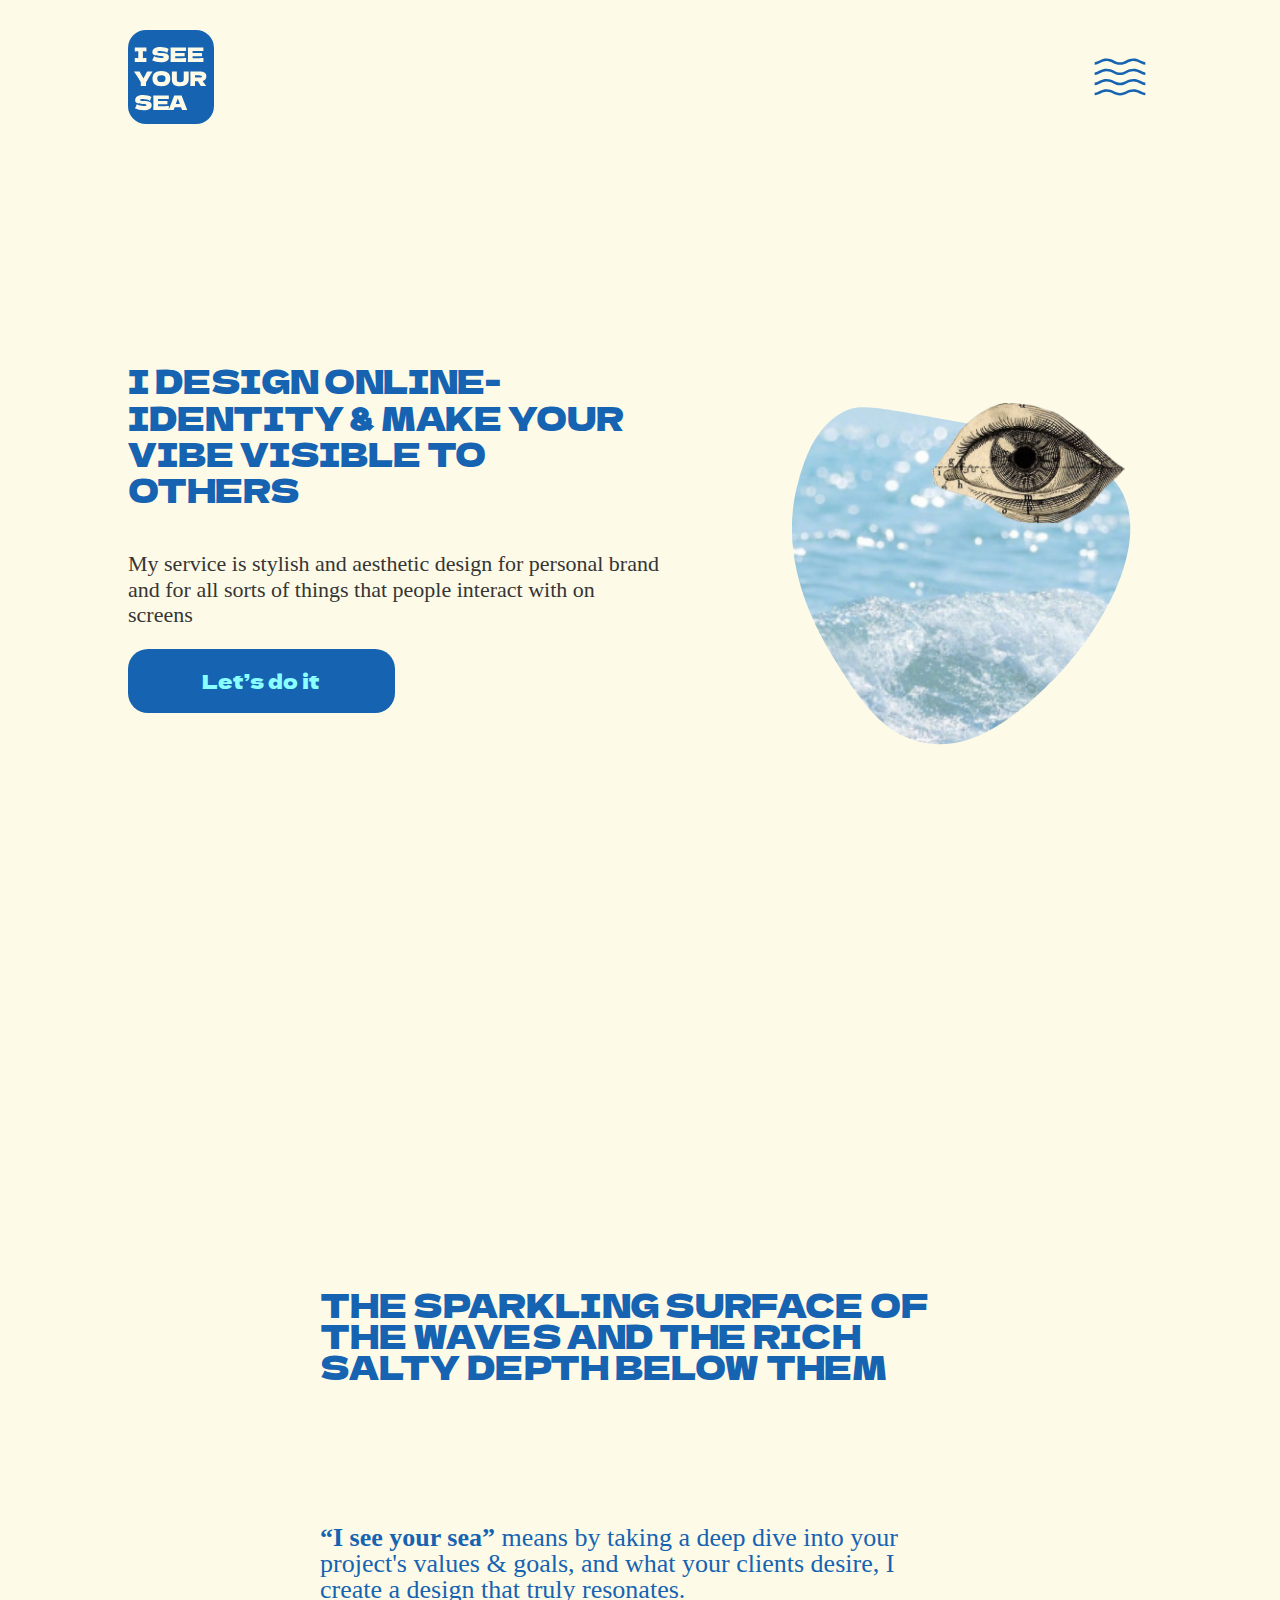
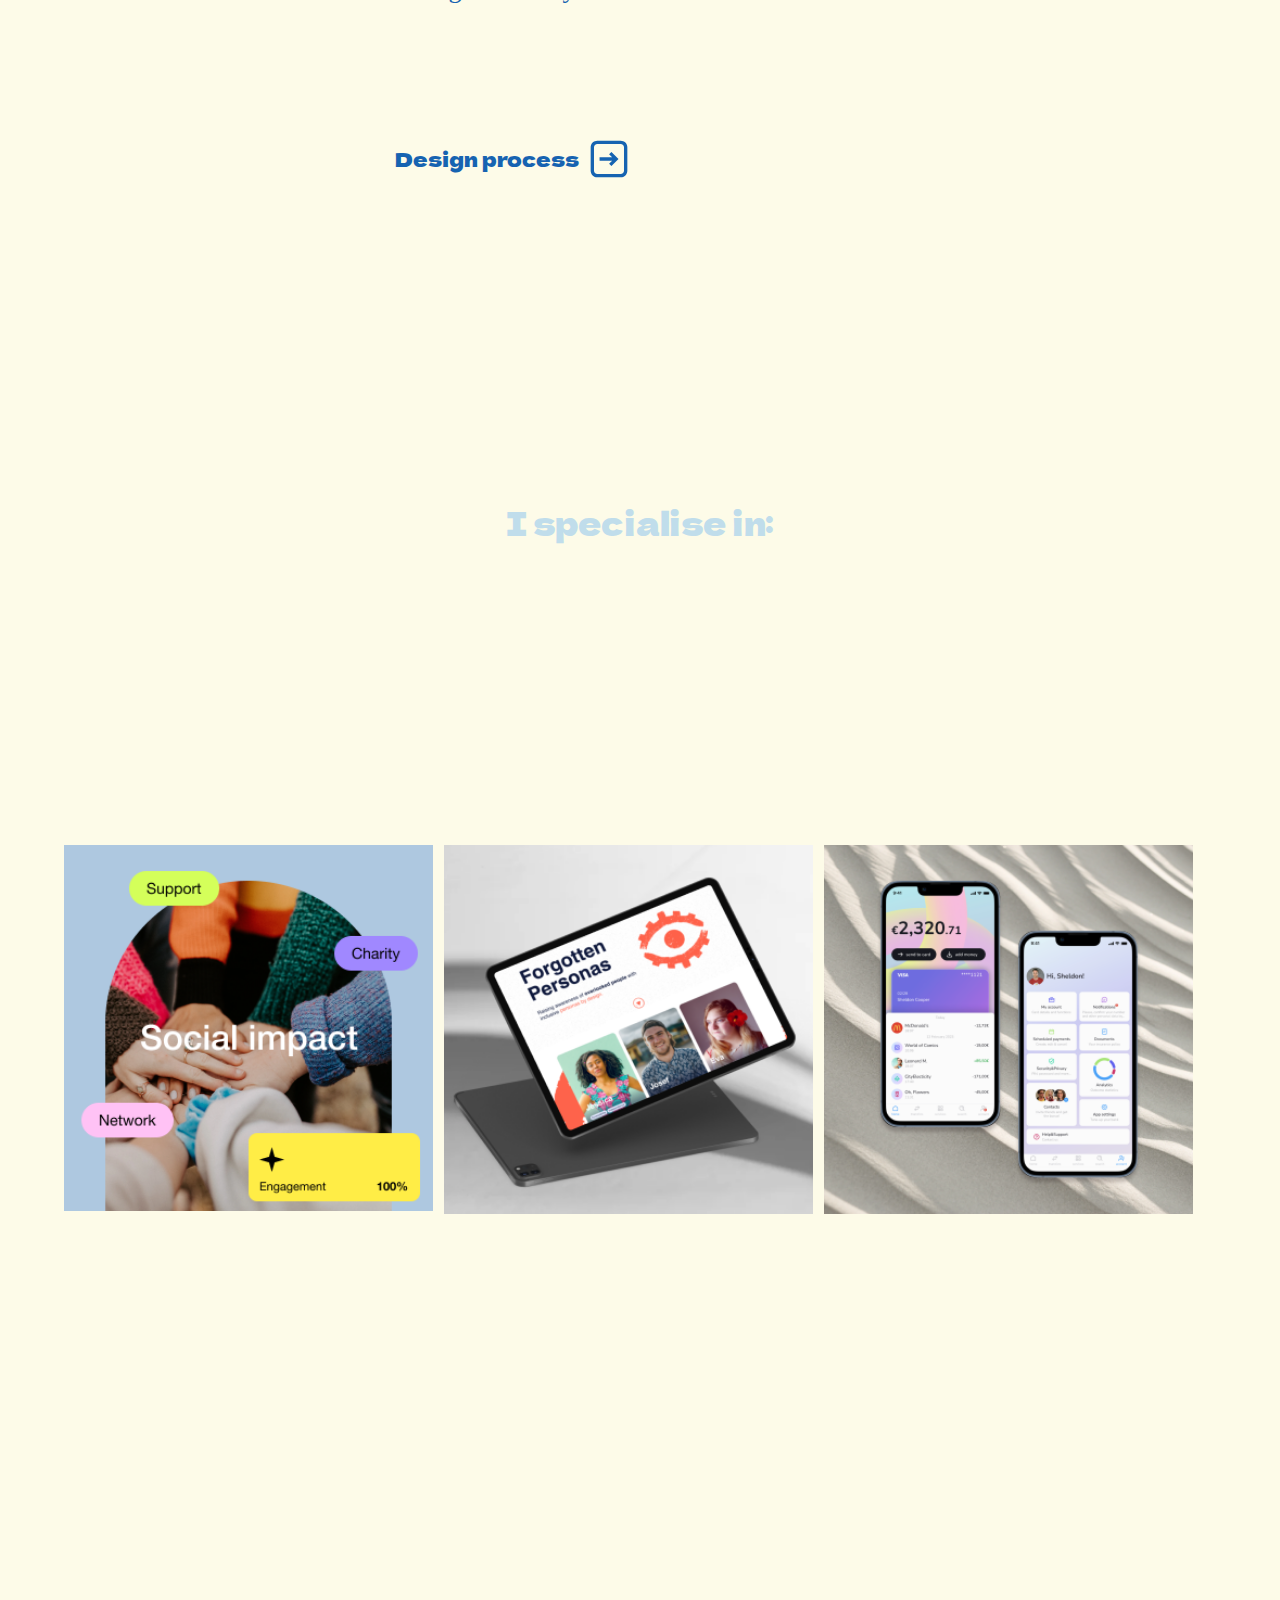
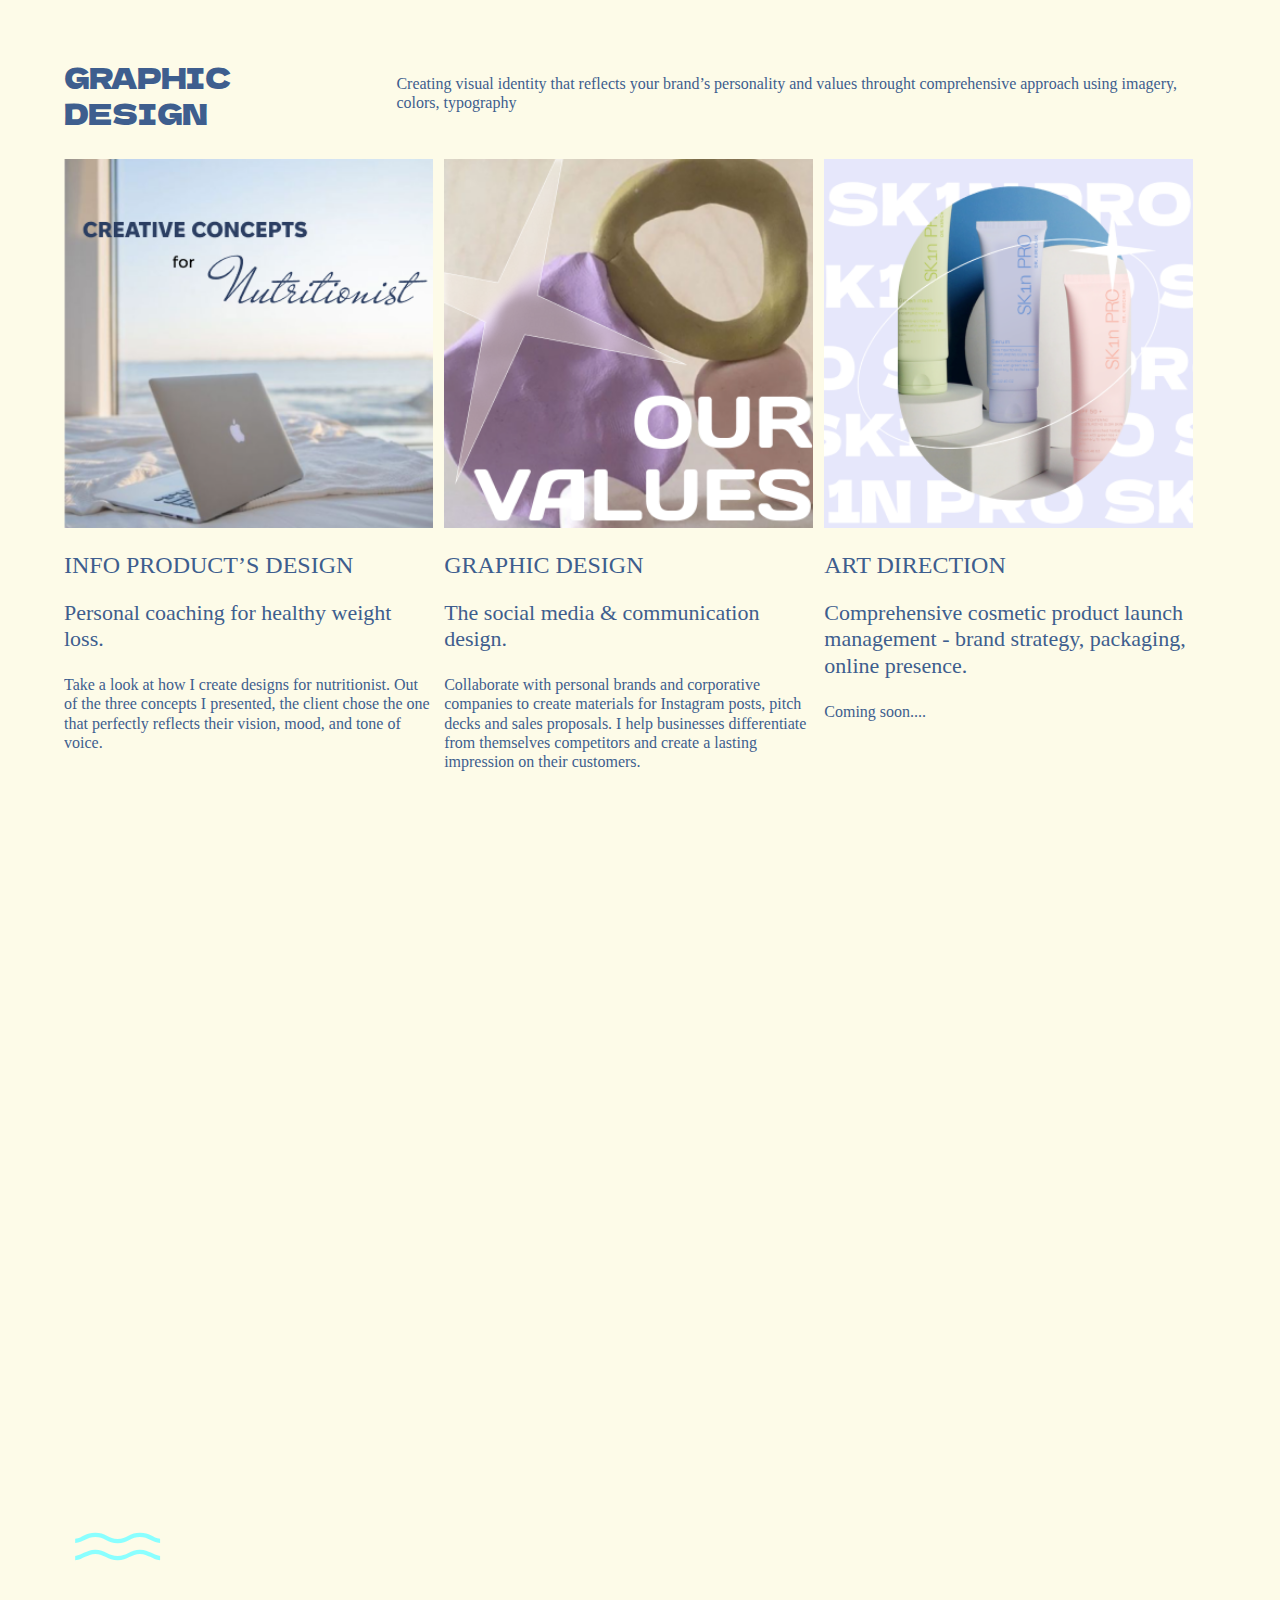
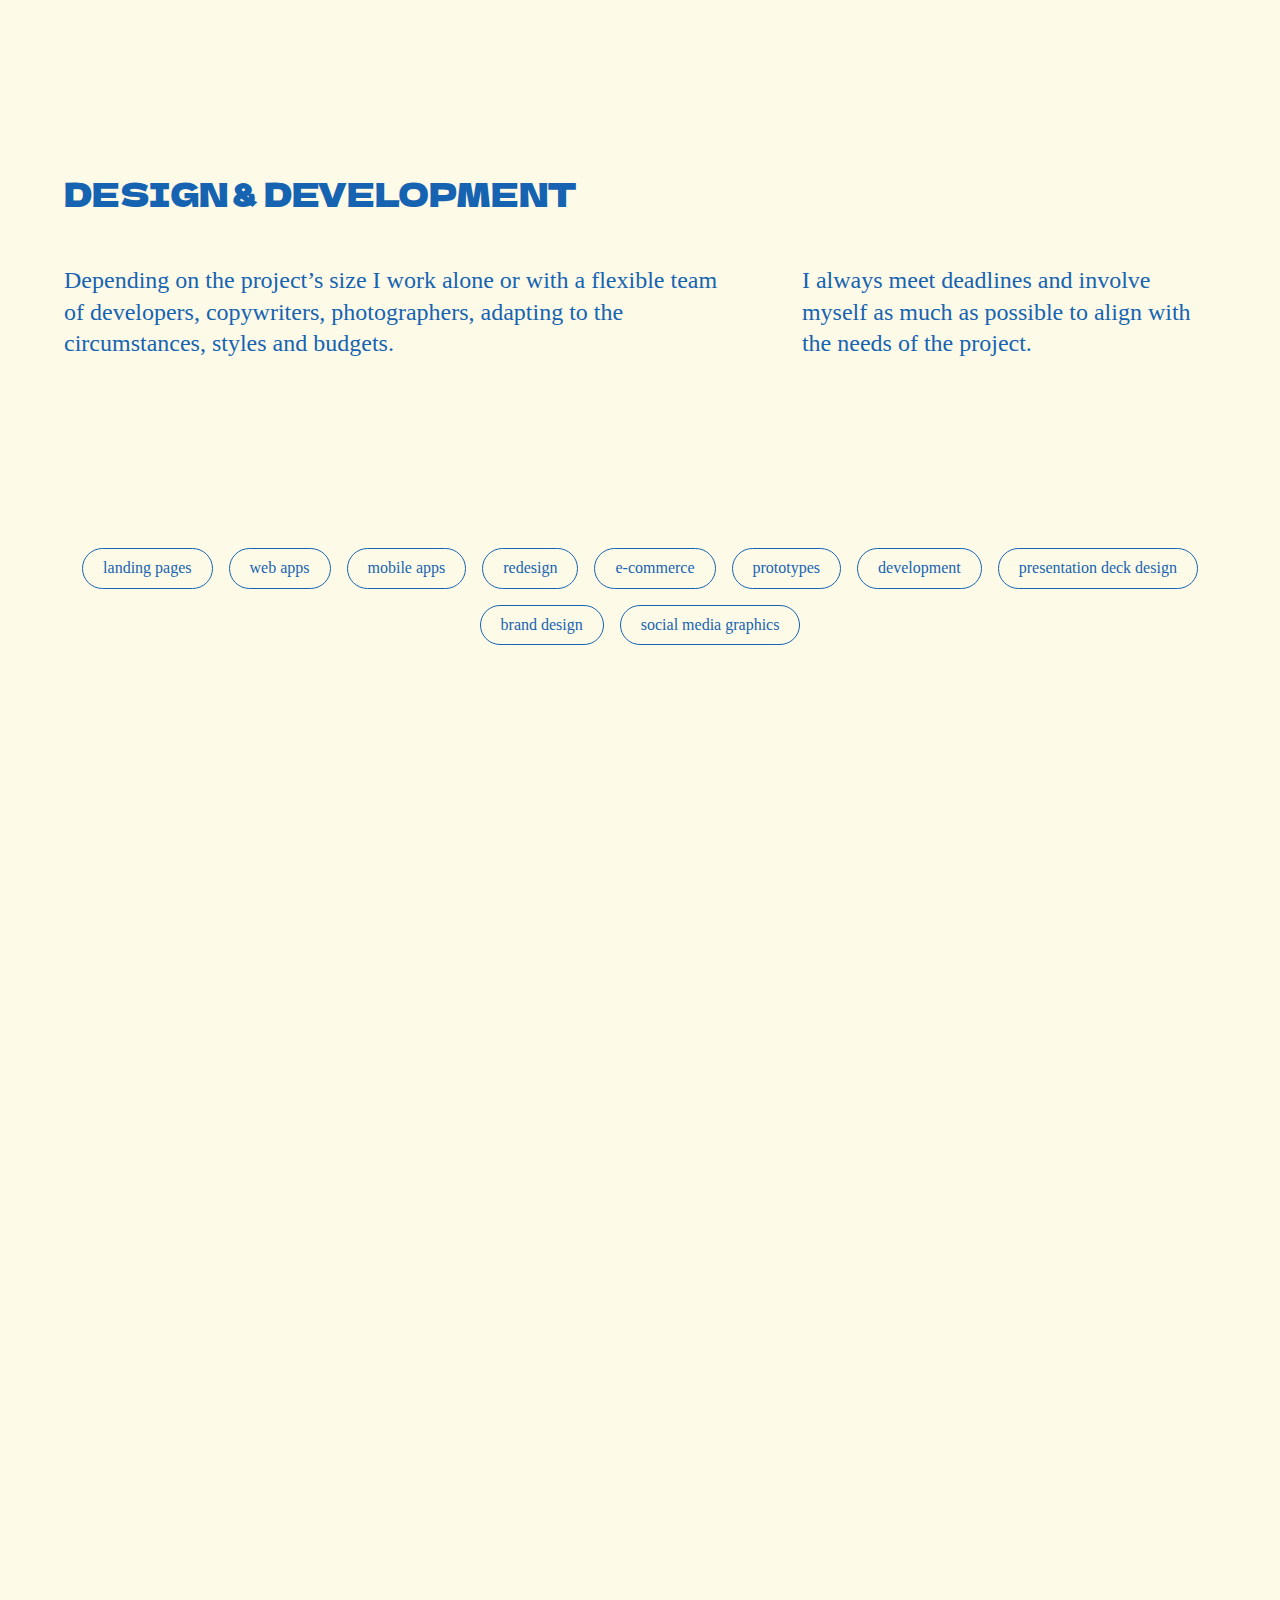
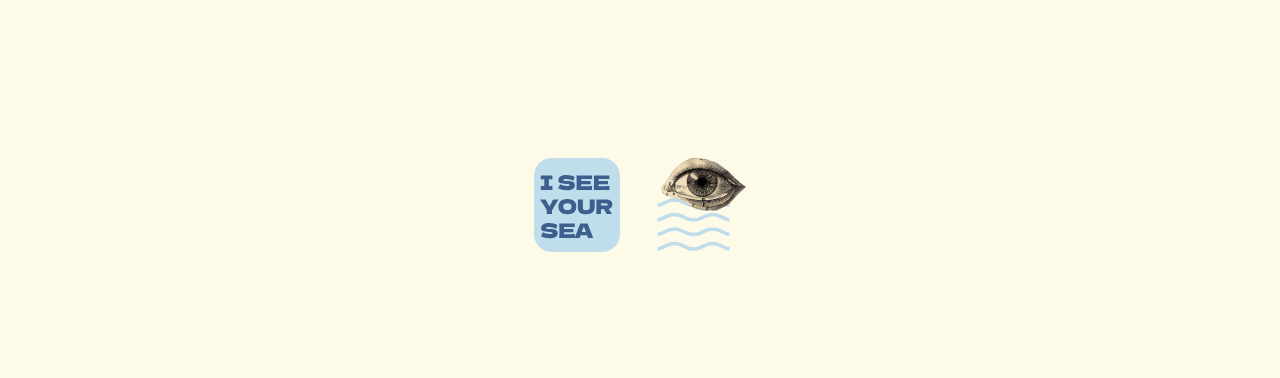
<file: index.html>
<!DOCTYPE html>
<html lang="en">
  <head>
    <title>iSeeYourSea | Online Identity & Design</title>
    <meta charset="UTF-8" />
    <meta name="viewport" content="width=device-width, initial-scale=1" />
    <meta name="description" content="Create a stylish and aesthetic online presence for your personal brand or business with iSeeYourSea. We specialize in web design, graphic design, and development to bring your vision to life.">
    <meta name="theme-color" content="#ffffff">
<meta name="msapplication-navbutton-color" content="#ffffff">
<meta name="apple-mobile-web-app-status-bar-style" content="#ffffff">
    <meta http-equiv="X-UA-Compatible" content="ie=edge" />
    <link rel="icon" type="image/x-icon" href="/i/favicon.ico">

    <link rel="stylesheet" href="css/style.css" />
    <link rel="preconnect" href="https://fonts.googleapis.com">
    <link rel="preconnect" href="https://fonts.gstatic.com" crossorigin>
    <link href="https://fonts.googleapis.com/css2?family=Dela+Gothic+One&display=swap" rel="stylesheet">
    <script type="application/ld+json">
      {
          "@context": "https://schema.org",
          "@type": "Organization",
          "name": "iSeeYourSea",
          "url": "https://www.iseeyoursea.com",
          "logo": "https://www.iseeyoursea.com/i/favicon.ico",
          "sameAs": [
              "https://www.facebook.com/iseeyoursea",
              "https://www.instagram.com/iseeyoursea",
              "https://www.linkedin.com/company/iseeyoursea"
          ],
          "contactPoint": {
              "@type": "ContactPoint",
              "email": "hi@iseeyoursea.com",
              "contactType": "Customer Support"
          }
      }
      </script>
      
  </head>
  <body>
    <section id="home" class="hero triggerBlock">
      <div class="hero-container">
        <header>
          <div class="logo-container">
            <svg width="86" height="94" viewBox="0 0 86 94" fill="none" xmlns="http://www.w3.org/2000/svg">
              <rect width="86" height="94" rx="18" fill="#1663B1"/>
              <path d="M18.42 21.46C16.8333 21.38 15.66 21.3333 14.9 21.32V28.16C15.6733 28.1467 16.8467 28.1 18.42 28.02V32H6.8V28.02C8.33333 28.1 9.5 28.1467 10.3 28.16V21.32C9.5 21.3333 8.33333 21.38 6.8 21.46V17.48H18.42V21.46ZM24.0266 30.28C24.4799 29.6 24.8532 28.9667 25.1466 28.38C25.4532 27.7933 25.7466 27.1133 26.0266 26.34C26.9732 26.8867 28.0732 27.3133 29.3266 27.62C30.5799 27.9267 31.7466 28.08 32.8266 28.08C33.9332 28.08 34.7132 27.9867 35.1666 27.8C35.6199 27.6 35.8466 27.3867 35.8466 27.16C35.8466 26.3467 34.6066 25.94 32.1266 25.94C29.4066 25.94 27.4332 25.66 26.2066 25.1C24.9799 24.5267 24.3666 23.6067 24.3666 22.34C24.3666 20.54 25.1132 19.2133 26.6066 18.36C28.0999 17.5067 30.0399 17.08 32.4266 17.08C33.8132 17.08 35.2332 17.26 36.6866 17.62C38.1532 17.9667 39.4732 18.4467 40.6466 19.06C40.2599 19.94 39.8532 21.0133 39.4266 22.28C39.3466 22.5467 39.2799 22.7467 39.2266 22.88C38.5466 22.3333 37.5199 21.88 36.1466 21.52C34.7732 21.1467 33.5599 20.96 32.5066 20.96C31.2399 20.96 30.3866 21.0467 29.9466 21.22C29.5066 21.38 29.2866 21.62 29.2866 21.94C29.2866 22.26 29.5866 22.52 30.1866 22.72C30.7999 22.9067 31.6799 23 32.8266 23C35.6532 23 37.7066 23.3267 38.9866 23.98C40.2666 24.62 40.9066 25.6067 40.9066 26.94C40.9066 28.8067 40.2266 30.1533 38.8666 30.98C37.5066 31.7933 35.4466 32.2 32.6866 32.2C31.2066 32.2 29.6999 32.04 28.1666 31.72C26.6332 31.3867 25.2532 30.9067 24.0266 30.28ZM47.2231 28.34C52.2898 28.3133 55.9631 28.24 58.2431 28.12C58.1498 28.6667 58.0898 29.2333 58.0631 29.82C58.0498 30.3933 58.0431 31.12 58.0431 32H42.5031C42.6098 29.4133 42.6631 26.9933 42.6631 24.74C42.6631 22.4867 42.6098 20.0667 42.5031 17.48H58.0431V21.1H47.2231V23.02C47.8631 23.0333 48.8098 23.04 50.0631 23.04C52.1831 23.04 54.3765 23 56.6431 22.92V26.36C54.3765 26.28 52.1831 26.24 50.0631 26.24C48.8098 26.24 47.8631 26.2467 47.2231 26.26V28.34ZM64.5669 28.34C69.6335 28.3133 73.3069 28.24 75.5869 28.12C75.4935 28.6667 75.4335 29.2333 75.4069 29.82C75.3935 30.3933 75.3869 31.12 75.3869 32H59.8469C59.9535 29.4133 60.0069 26.9933 60.0069 24.74C60.0069 22.4867 59.9535 20.0667 59.8469 17.48H75.3869V21.1H64.5669V23.02C65.2069 23.0333 66.1535 23.04 67.4069 23.04C69.5269 23.04 71.7202 23 73.9869 22.92V26.36C71.7202 26.28 69.5269 26.24 67.4069 26.24C66.1535 26.24 65.2069 26.2467 64.5669 26.26V28.34ZM24.6 41.48L24.22 42.06C22.7933 44.2733 21.5667 46.2333 20.54 47.94C19.5267 49.6333 18.68 51.1933 18 52.62V56H12.78V52.28C12.2867 51.28 11.7067 50.2533 11.04 49.2C10.3733 48.1333 9.42667 46.6733 8.2 44.82C7.24 43.4067 6.50667 42.2933 6 41.48H11.6C12 42.2933 12.6533 43.5 13.56 45.1C14.4667 46.7267 15.0867 47.8733 15.42 48.54C15.8867 47.5667 16.5133 46.3733 17.3 44.96C18.22 43.3067 18.84 42.1467 19.16 41.48H24.6ZM33.3758 56.2C30.3224 56.2 28.0758 55.54 26.6358 54.22C25.1958 52.8867 24.4758 51.02 24.4758 48.62C24.4758 46.2467 25.1891 44.3933 26.6158 43.06C28.0558 41.7267 30.3091 41.06 33.3758 41.06C36.4558 41.06 38.7091 41.7267 40.1358 43.06C41.5758 44.3933 42.2958 46.2467 42.2958 48.62C42.2958 51.0333 41.5824 52.9 40.1558 54.22C38.7291 55.54 36.4691 56.2 33.3758 56.2ZM33.3758 52.12C34.8558 52.12 35.9224 51.84 36.5758 51.28C37.2291 50.7067 37.5558 49.82 37.5558 48.62C37.5558 47.4467 37.2291 46.5733 36.5758 46C35.9224 45.4267 34.8558 45.14 33.3758 45.14C31.9091 45.14 30.8491 45.4267 30.1958 46C29.5424 46.5733 29.2158 47.4467 29.2158 48.62C29.2158 49.8067 29.5424 50.6867 30.1958 51.26C30.8491 51.8333 31.9091 52.12 33.3758 52.12ZM55.7298 41.46H60.6898V49.42C60.6632 51.38 59.9898 53 58.6698 54.28C57.3632 55.56 55.1565 56.2 52.0498 56.2C48.9032 56.2 46.7498 55.5933 45.5898 54.38C44.4298 53.1533 43.8632 51.5467 43.8898 49.56V41.46H48.8498V49.24C48.8498 49.8267 48.8898 50.3067 48.9698 50.68C49.0632 51.04 49.3432 51.38 49.8098 51.7C50.2898 52.02 51.0565 52.18 52.1098 52.18C53.2565 52.18 54.0965 52.02 54.6298 51.7C55.1632 51.3667 55.4765 51 55.5698 50.6C55.6765 50.2 55.7298 49.6867 55.7298 49.06V41.46ZM78.3483 46.32C78.3483 47.48 78.0616 48.46 77.4883 49.26C76.9283 50.06 75.9616 50.64 74.5883 51C74.7483 51.2133 74.8616 51.38 74.9283 51.5L78.1683 56H72.7283C72.1416 54.9067 71.2149 53.36 69.9483 51.36H67.0083V56H62.2883C62.3949 53.4133 62.4483 50.9933 62.4483 48.74C62.4483 46.4867 62.3949 44.0667 62.2883 41.48H67.0083V41.5H71.1083C73.8016 41.5 75.6816 41.9333 76.7483 42.8C77.8149 43.6667 78.3483 44.84 78.3483 46.32ZM67.0083 45.34V47.62H69.7083C70.8416 47.62 71.6949 47.5867 72.2683 47.52C72.8549 47.44 73.2616 47.32 73.4883 47.16C73.7149 47 73.8283 46.7667 73.8283 46.46C73.8283 46.1667 73.7216 45.94 73.5083 45.78C73.2949 45.62 72.8949 45.5067 72.3083 45.44C71.7216 45.3733 70.8549 45.34 69.7083 45.34H67.0083ZM6.8 78.28C7.25333 77.6 7.62667 76.9667 7.92 76.38C8.22667 75.7933 8.52 75.1133 8.8 74.34C9.74667 74.8867 10.8467 75.3133 12.1 75.62C13.3533 75.9267 14.52 76.08 15.6 76.08C16.7067 76.08 17.4867 75.9867 17.94 75.8C18.3933 75.6 18.62 75.3867 18.62 75.16C18.62 74.3467 17.38 73.94 14.9 73.94C12.18 73.94 10.2067 73.66 8.98 73.1C7.75333 72.5267 7.14 71.6067 7.14 70.34C7.14 68.54 7.88667 67.2133 9.38 66.36C10.8733 65.5067 12.8133 65.08 15.2 65.08C16.5867 65.08 18.0067 65.26 19.46 65.62C20.9267 65.9667 22.2467 66.4467 23.42 67.06C23.0333 67.94 22.6267 69.0133 22.2 70.28C22.12 70.5467 22.0533 70.7467 22 70.88C21.32 70.3333 20.2933 69.88 18.92 69.52C17.5467 69.1467 16.3333 68.96 15.28 68.96C14.0133 68.96 13.16 69.0467 12.72 69.22C12.28 69.38 12.06 69.62 12.06 69.94C12.06 70.26 12.36 70.52 12.96 70.72C13.5733 70.9067 14.4533 71 15.6 71C18.4267 71 20.48 71.3267 21.76 71.98C23.04 72.62 23.68 73.6067 23.68 74.94C23.68 76.8067 23 78.1533 21.64 78.98C20.28 79.7933 18.22 80.2 15.46 80.2C13.98 80.2 12.4733 80.04 10.94 79.72C9.40667 79.3867 8.02667 78.9067 6.8 78.28ZM29.9966 76.34C35.0632 76.3133 38.7366 76.24 41.0166 76.12C40.9232 76.6667 40.8632 77.2333 40.8366 77.82C40.8232 78.3933 40.8166 79.12 40.8166 80H25.2766C25.3832 77.4133 25.4366 74.9933 25.4366 72.74C25.4366 70.4867 25.3832 68.0667 25.2766 65.48H40.8166V69.1H29.9966V71.02C30.6366 71.0333 31.5832 71.04 32.8366 71.04C34.9566 71.04 37.1499 71 39.4166 70.92V74.36C37.1499 74.28 34.9566 74.24 32.8366 74.24C31.5832 74.24 30.6366 74.2467 29.9966 74.26V76.34ZM54.0489 80C53.7956 79.24 53.4556 78.2867 53.0289 77.14H46.6489L45.6489 80H40.6289L46.2289 65.48H53.5889L59.2289 80H54.0489ZM51.8889 74.02C51.3822 72.62 50.8622 71.22 50.3289 69.82L49.8489 68.52C49.3822 69.7333 48.6956 71.5667 47.7889 74.02H51.8889Z" fill="#FDFBE8"/>
            </svg>
          </div>
          <nav class="navbar">
            <div class="burger-menu">
              <svg  width="64" height="64" viewBox="0 0 64 64" fill="none" xmlns="http://www.w3.org/2000/svg">
                <path d="M6.66699 50.3681V47.8347C7.81899 47.6996 8.81633 47.4321 9.65899 47.0321C10.5017 46.6321 11.347 46.2232 12.195 45.8054C13.043 45.3912 13.9737 45.0214 14.987 44.6961C16.0003 44.369 17.227 44.2054 18.667 44.2054C20.1514 44.2054 21.4208 44.3939 22.475 44.7707C23.5292 45.1494 24.5488 45.5716 25.5337 46.0374C26.5185 46.505 27.5114 46.9387 28.5123 47.3387C29.515 47.7387 30.6777 47.9387 32.0003 47.9387C33.323 47.9387 34.4857 47.7387 35.4883 47.3387C36.4892 46.9387 37.4821 46.505 38.467 46.0374C39.4519 45.5699 40.483 45.1476 41.5603 44.7707C42.6359 44.3939 43.8937 44.2054 45.3337 44.2054C46.8181 44.2054 48.0554 44.369 49.0457 44.6961C50.0377 45.0214 50.9577 45.3921 51.8057 45.8081C52.6537 46.2241 53.5017 46.6321 54.3497 47.0321C55.1977 47.4321 56.1923 47.6996 57.3337 47.8347V50.3681C56.0892 50.2667 55.003 50.0161 54.075 49.6161C53.147 49.2161 52.2421 48.8081 51.3603 48.3921C50.4768 47.9761 49.5737 47.5965 48.651 47.2534C47.7283 46.9103 46.6225 46.7387 45.3337 46.7387C44.0892 46.7387 42.9692 46.9272 41.9737 47.3041C40.9763 47.6827 39.9879 48.105 39.0083 48.5707C38.0288 49.0383 36.9888 49.4721 35.8883 49.8721C34.7897 50.2721 33.4937 50.4721 32.0003 50.4721C30.507 50.4721 29.2101 50.2721 28.1097 49.8721C27.011 49.4721 25.9719 49.0383 24.9923 48.5707C24.0145 48.105 23.0377 47.6827 22.0617 47.3041C21.0874 46.9272 19.9559 46.7387 18.667 46.7387C17.4225 46.7387 16.3274 46.9103 15.3817 47.2534C14.4359 47.5965 13.5221 47.9761 12.6403 48.3921C11.7585 48.8081 10.8537 49.2161 9.92566 49.6161C8.99766 50.0161 7.91144 50.2667 6.66699 50.3681ZM6.66699 40.1441V37.6107C7.81899 37.4739 8.81633 37.2054 9.65899 36.8054C10.5017 36.4054 11.347 35.9974 12.195 35.5814C13.043 35.1672 13.9737 34.7965 14.987 34.4694C16.0003 34.1423 17.227 33.9787 18.667 33.9787C20.1514 33.9787 21.4208 34.1681 22.475 34.5467C23.5292 34.9236 24.5488 35.3459 25.5337 35.8134C26.5185 36.2792 27.5114 36.7121 28.5123 37.1121C29.515 37.5121 30.6777 37.7121 32.0003 37.7121C33.323 37.7121 34.4857 37.5121 35.4883 37.1121C36.4892 36.7121 37.4821 36.2792 38.467 35.8134C39.4519 35.3476 40.483 34.9254 41.5603 34.5467C42.6359 34.1681 43.8937 33.9787 45.3337 33.9787C46.8181 33.9787 48.0554 34.1423 49.0457 34.4694C50.0377 34.7965 50.9577 35.1672 51.8057 35.5814C52.6537 35.9974 53.5017 36.4054 54.3497 36.8054C55.1977 37.2054 56.1923 37.4739 57.3337 37.6107V40.1441C56.0892 40.041 55.003 39.7894 54.075 39.3894C53.147 38.9894 52.2421 38.5814 51.3603 38.1654C50.4768 37.7512 49.5737 37.3725 48.651 37.0294C47.7283 36.6845 46.6225 36.5121 45.3337 36.5121C44.0785 36.5121 42.9532 36.7014 41.9577 37.0801C40.9621 37.457 39.9737 37.8792 38.9923 38.3467C38.0145 38.8125 36.9781 39.2454 35.883 39.6454C34.7879 40.0454 33.4937 40.2454 32.0003 40.2454C30.507 40.2454 29.2101 40.0454 28.1097 39.6454C27.011 39.2454 25.9719 38.8125 24.9923 38.3467C24.0145 37.8792 23.0377 37.457 22.0617 37.0801C21.0874 36.7014 19.9559 36.5121 18.667 36.5121C17.4225 36.5121 16.3274 36.6845 15.3817 37.0294C14.4377 37.3725 13.5239 37.7521 12.6403 38.1681C11.7585 38.5823 10.8537 38.9894 9.92566 39.3894C8.99766 39.7894 7.91144 40.041 6.66699 40.1441ZM6.66699 29.9174V27.3841C7.81899 27.2472 8.81633 26.9787 9.65899 26.5787C10.5017 26.1787 11.347 25.7716 12.195 25.3574C13.043 24.9414 13.9737 24.5699 14.987 24.2427C16.0003 23.9174 17.227 23.7547 18.667 23.7547C20.1514 23.7547 21.4208 23.9432 22.475 24.3201C23.5292 24.6987 24.5488 25.121 25.5337 25.5867C26.5185 26.0543 27.5114 26.4881 28.5123 26.8881C29.515 27.2881 30.6777 27.4881 32.0003 27.4881C33.323 27.4881 34.4857 27.2881 35.4883 26.8881C36.4892 26.4881 37.4821 26.0543 38.467 25.5867C39.4519 25.1192 40.483 24.697 41.5603 24.3201C42.6359 23.9432 43.8937 23.7547 45.3337 23.7547C46.8181 23.7547 48.0554 23.9174 49.0457 24.2427C50.0377 24.5699 50.9577 24.9414 51.8057 25.3574C52.6537 25.7716 53.5017 26.1787 54.3497 26.5787C55.1977 26.9787 56.1923 27.2472 57.3337 27.3841V29.9174C56.0892 29.8161 55.003 29.5654 54.075 29.1654C53.147 28.7654 52.2421 28.3565 51.3603 27.9387C50.4768 27.5245 49.5737 27.1459 48.651 26.8027C47.7283 26.4596 46.6225 26.2881 45.3337 26.2881C44.0892 26.2881 42.9692 26.4765 41.9737 26.8534C40.9763 27.2321 39.9879 27.6543 39.0083 28.1201C38.0288 28.5876 36.9888 29.0214 35.8883 29.4214C34.7897 29.8214 33.4937 30.0214 32.0003 30.0214C30.507 30.0214 29.2101 29.8214 28.1097 29.4214C27.011 29.0214 25.9719 28.5876 24.9923 28.1201C24.0145 27.6543 23.0377 27.2321 22.0617 26.8534C21.0874 26.4765 19.9559 26.2881 18.667 26.2881C17.4225 26.2881 16.3274 26.4596 15.3817 26.8027C14.4377 27.1459 13.5239 27.5254 12.6403 27.9414C11.7585 28.3574 10.8537 28.7654 9.92566 29.1654C8.99766 29.5654 7.91144 29.8161 6.66699 29.9174ZM6.66699 19.6934V17.1601C7.81899 17.0232 8.81633 16.7547 9.65899 16.3547C10.5017 15.9547 11.347 15.5467 12.195 15.1307C13.043 14.7147 13.9737 14.3441 14.987 14.0187C16.0003 13.6916 17.227 13.5281 18.667 13.5281C20.1514 13.5281 21.4208 13.7174 22.475 14.0961C23.5292 14.473 24.5488 14.8952 25.5337 15.3627C26.5185 15.8285 27.5114 16.2614 28.5123 16.6614C29.515 17.0614 30.6777 17.2614 32.0003 17.2614C33.323 17.2614 34.4857 17.0614 35.4883 16.6614C36.4892 16.2614 37.4821 15.8285 38.467 15.3627C39.4519 14.897 40.483 14.4747 41.5603 14.0961C42.6359 13.7174 43.8937 13.5281 45.3337 13.5281C46.8181 13.5281 48.0554 13.6916 49.0457 14.0187C50.0377 14.3441 50.9577 14.7147 51.8057 15.1307C52.6537 15.5467 53.5017 15.9547 54.3497 16.3547C55.1977 16.7547 56.1923 17.0232 57.3337 17.1601V19.6934C56.0892 19.5903 55.003 19.3387 54.075 18.9387C53.147 18.5387 52.2421 18.1307 51.3603 17.7147C50.4768 17.3005 49.5737 16.921 48.651 16.5761C47.7283 16.233 46.6225 16.0614 45.3337 16.0614C44.0892 16.0614 42.9692 16.2507 41.9737 16.6294C40.9763 17.0063 39.9879 17.4285 39.0083 17.8961C38.0288 18.3619 36.9888 18.7947 35.8883 19.1947C34.7897 19.5947 33.4937 19.7947 32.0003 19.7947C30.507 19.7947 29.2101 19.5947 28.1097 19.1947C27.011 18.7947 25.9719 18.3619 24.9923 17.8961C24.0145 17.4285 23.0377 17.0063 22.0617 16.6294C21.0874 16.2507 19.9559 16.0614 18.667 16.0614C17.4225 16.0614 16.3274 16.233 15.3817 16.5761C14.4359 16.9192 13.5221 17.2987 12.6403 17.7147C11.7585 18.1307 10.8537 18.5387 9.92566 18.9387C8.99766 19.3387 7.91144 19.5903 6.66699 19.6934Z" fill="#1663B1"/>
                </svg>
          </div>
          <ul class="nav-menu">
            <li><a href="#home" id="nav-home" >HOME</a></li>
            <li><a href="#about" id="nav-about">ABOUT</a></li>
            <li><a href="#projects" id="nav-projects">PROJECTS</a></li>
            <li><a href="#contact" id="nav-contact">CONTACT</a></li>
            <svg class="close" width="64" height="64" viewBox="0 0 64 64" fill="none" xmlns="http://www.w3.org/2000/svg">
              <path d="M32.0003 33.888L18.011 47.8774C17.7621 48.1263 17.4563 48.2596 17.0936 48.2774C16.731 48.2952 16.4074 48.1618 16.123 47.8774C15.8385 47.5929 15.6963 47.2783 15.6963 46.9334C15.6963 46.5885 15.8385 46.2738 16.123 45.9894L30.1123 32L16.123 18.0107C15.8741 17.7618 15.7407 17.456 15.723 17.0934C15.7052 16.7307 15.8385 16.4072 16.123 16.1227C16.4074 15.8383 16.7221 15.696 17.067 15.696C17.4118 15.696 17.7265 15.8383 18.011 16.1227L32.0003 30.112L45.9896 16.1227C46.2385 15.8738 46.5452 15.7405 46.9096 15.7227C47.2705 15.7049 47.5932 15.8383 47.8776 16.1227C48.1621 16.4072 48.3043 16.7218 48.3043 17.0667C48.3043 17.4116 48.1621 17.7263 47.8776 18.0107L33.8883 32L47.8776 45.9894C48.1265 46.2383 48.2598 46.5449 48.2776 46.9094C48.2954 47.2703 48.1621 47.5929 47.8776 47.8774C47.5932 48.1618 47.2785 48.304 46.9336 48.304C46.5887 48.304 46.2741 48.1618 45.9896 47.8774L32.0003 33.888Z" fill="#3E5E8E"/>
              </svg>
        </ul>
          </nav>
        </header>
        <section class="hero__content">
          <div class="content__text">
            <h1 id="headline" data-translate="hero_headline">i Design  online-identity & make your vibe visible to others</h1>
            <p id="description" data-translate="hero_description">My service is stylish and aesthetic design for personal brand and for all sorts of things that people interact with on screens</p>
            <div class="btn open-popup">
              <div class="lets-do-it" id="letsDoIt" >Let’s do it</div>
              </div>
          </div>
          <div class="content__image">
            <svg version="1.1" viewBox="0 0 380 380" style="enable-background:new 0 0 380 380;" xml:space="preserve">
              <defs>
                <!-- Define the pattern with the image -->
                <pattern id="imagePattern" patternUnits="objectBoundingBox" width="100%" height="100%">
                  <image href="i/heroWave.png" x="0" y="0" width="380" height="380" />
                </pattern>
                
                <!-- Define the mask -->
                <mask id="bubble-mask">
                  <path id="animatedPath" fill="white" d="M34,96.2c6.1-20.2,15.5-51.4,43.3-66.7c11.9-6.5,23.2-7.9,108.3,8.7c75.8,14.9,103,23.1,132.9,42.1
                    c16.5,10.5,24.8,15.7,30.4,24.2c32.9,49.1-15.6,143.4-72.5,195.8c-24.5,22.6-67.2,62-118.8,53.3c-44.5-7.5-69.8-46.4-90-77.5
                    C53.2,253.8,9.2,178.2,34,96.2z">
                    <animate
                      begin="0s"
                      dur="20s"
                      repeatCount="indefinite"
                      attributeName="d"
                      values="M34,96.2c6.1-20.2,15.5-51.4,43.3-66.7c11.9-6.5,23.2-7.9,108.3,8.7c75.8,14.9,103,23.1,132.9,42.1
                        c16.5,10.5,24.8,15.7,30.4,24.2c32.9,49.1-15.6,143.4-72.5,195.8c-24.5,22.6-67.2,62-118.8,53.3c-44.5-7.5-69.8-46.4-90-77.5
                        C53.2,253.8,9.2,178.2,34,96.2z;
                        M34,96.2c4.6-16.5,14-50.7,43.3-66.7c21-11.4,33.4-3.4,108.3,8.7C265.4,51.2,290.8,48.5,321.9,74
                        c9.3,7.6,19.6,16.1,27.1,30.6c31.4,60.8-27.4,149-75.4,194c-27.2,25.5-68.8,64.5-115.8,55.2c-37.1-7.4-57.1-40.8-82.9-83.9
                        C53.4,234,14.1,168.3,34,96.2z;
                        M27.8,84.4c3.1-8.6,16-44.6,49.6-60.7c22.7-10.9,51.3-4.3,108.3,8.8c17.1,3.9,63,15.1,119.6,41.1
                        c25.9,11.9,38.9,18,43.8,25.2c30.2,45-33.5,138.1-82.5,187.3c-33.2,33.3-67.8,68.1-108.8,61.8c-34.7-5.3-54.2-37.2-82.9-83.9
                        C44.6,214.7,4.5,149.3,27.8,84.4z;
                        M27.8,84.4c3.1-8.6,16-44.6,49.6-60.7c22.7-10.9,51.3-4.3,108.3,8.8c78,17.9,99.6,21.4,119.6,41.1
                        c5.7,5.6,16.5,16.5,23.8,33.3c32.4,75.6-51.7,167.6-62.5,179.2c-26.6,28.4-64.4,68.6-108.8,61.8c-34.7-5.3-54.2-37.2-82.9-83.9
                        C44.6,214.7,4.5,149.3,27.8,84.4z;
                        M27.8,84.4c3.1-8.6,16-44.6,49.6-60.7c22.7-10.9,51.3-4.3,108.3,8.8c78,17.9,99.6,21.4,119.6,41.1
                        c8.5,8.4,18.3,17.9,23.8,33.3c16,45.4-22.3,94.2-73.8,157.9c-45.6,56.5-69,84.7-97.5,83.1c-33-1.8-54-36.9-82.9-83.9
                        C44.6,214.7,4.5,149.3,27.8,84.4z;
                        M27.8,84.4C32,72.5,45.5,34.7,77.3,23.7c30.8-10.6,43.3,16.1,104.2,28.6c61.7,12.7,91.6-5.9,123.8,21.3
                        c3.8,3.2,16.9,14.5,23.8,33.3c23.3,63.8-52.9,137.7-73.8,157.9c-31.4,30.5-66.6,64.6-108.8,57.9c-31.4-5-50.1-30-71.7-58.8
                        C59.4,243.4-0.4,163.5,27.8,84.4z;
                        M27.8,84.4C32,72.5,45.5,34.7,77.3,23.7c30.8-10.6,43.3,16.1,104.2,28.6c61.7,12.7,91.6-5.9,123.8,21.3
                        c5.1,4.3,18.1,15.2,23.8,33.3c13.7,44.3-29.6,90.5-79.6,143.8c-47,50.1-71.1,75-102.9,72.1c-30.2-2.8-49.3-28.9-71.7-58.8
                        C59.4,243.4-0.4,163.5,27.8,84.4z;
                        M30.7,94c0.7-2.7,13.2-45,49.6-60.7c25.8-11.1,36.6,2.9,110.8,16.9c64.3,12.1,89.7,7.9,117.1,32.9
                        c7.8,7.2,18.7,17.1,23.8,33.3c13.7,44.3-29.6,90.5-79.6,143.8c-45.9,48.9-73.6,78.5-102.9,72.1c-13.6-3-22-12.5-53.8-69.6
                        C23.9,133.6,26.4,109.4,30.7,94z;
                        M27.8,84.4c3.1-8.6,16-44.6,49.6-60.7c22.7-10.9,51.3-4.3,108.3,8.8c78,17.9,99.6,21.4,119.6,41.1
                        c5.7,5.6,16.5,16.5,23.8,33.3c32.4,75.6-51.7,167.6-62.5,179.2c-26.6,28.4-64.4,68.6-108.8,61.8c-34.7-5.3-54.2-37.2-82.9-83.9
                        C44.6,214.7,4.5,149.3,27.8,84.4z;
                        M30.7,94c3.9-21,9.9-53.8,35-67.9c21-11.8,34.6,1.1,125.4,24.2c11.9,3,56.8,14.3,117.1,32.9
                        c35.6,11,41.2,13.6,45,20.4c17.9,32.2-42,95.1-100.8,156.7c-68.9,72.2-90.6,73.9-102.9,72.1c-24.3-3.6-38.3-24.7-63.8-63.3
                        C56.9,225.4,17.5,165.6,30.7,94z;
                        M34,96.2c6.1-20.2,15.5-51.4,43.3-66.7c11.9-6.5,23.2-7.9,108.3,8.7c75.8,14.9,103,23.1,132.9,42.1
                        c16.5,10.5,24.8,15.7,30.4,24.2c32.9,49.1-15.6,143.4-72.5,195.8c-24.5,22.6-67.2,62-118.8,53.3c-44.5-7.5-69.8-46.4-90-77.5
                        C53.2,253.8,9.2,178.2,34,96.2z;"/>
                  </path>
                </mask>
              </defs>
            
              <!-- Use the mask to apply the pattern -->
              <rect width="100%" height="100%" fill="url(#imagePattern)" mask="url(#bubble-mask)" />
            </svg>
            
           <img src="i/yea.png" alt="Creative Design" id="box">
            </div>
        </section>
      </div>
    </section>
    <main>
      <section id="about" class="sparkling triggerBlock">
        <div class="sparkling-container">
          <svg class="aboutWaves" width="107" height="71" viewBox="0 0 107 71" fill="none" xmlns="http://www.w3.org/2000/svg">
            <path d="M11.1729 50.1361V45.8906C13.1034 45.6612 14.7748 45.2114 16.1869 44.541C17.5991 43.8707 19.0157 43.1885 20.4368 42.4943C21.8579 41.7971 23.4175 41.1745 25.1157 40.6263C26.8139 40.0811 28.8696 39.8085 31.2827 39.8085C33.7704 39.8085 35.8976 40.1243 37.6643 40.7559C39.431 41.3905 41.1396 42.0981 42.7901 42.8786C44.4406 43.6622 46.1045 44.3891 47.7818 45.0594C49.4621 45.7298 51.4105 46.0649 53.6271 46.0649C55.8436 46.0649 57.792 45.7298 59.4723 45.0594C61.1497 44.3891 62.8136 43.6622 64.4641 42.8786C66.1146 42.0951 67.8425 41.3875 69.6479 40.7559C71.4504 40.1243 73.5582 39.8085 75.9714 39.8085C78.4591 39.8085 80.5326 40.0811 82.192 40.6263C83.8545 41.1745 85.3962 41.7971 86.8173 42.4943C88.2384 43.1885 89.6595 43.8707 91.0806 44.541C92.5017 45.2114 94.1686 45.6612 96.0813 45.8906V50.1361C93.9958 49.9662 92.1755 49.5462 90.6203 48.8758C89.0652 48.2055 87.5487 47.5203 86.071 46.8202C84.5903 46.126 83.0769 45.4914 81.5306 44.9164C79.9844 44.3414 78.1313 44.0539 75.9714 44.0539C73.8859 44.0539 72.009 44.3697 70.3406 45.0013C68.6693 45.6359 67.0128 46.3435 65.3712 47.124C63.7297 47.9076 61.9868 48.6345 60.1427 49.3048C58.3015 49.9752 56.1296 50.3103 53.6271 50.3103C51.1245 50.3103 48.9511 49.9752 47.107 49.3048C45.2658 48.6345 43.5244 47.9076 41.8829 47.124C40.2443 46.3435 38.6072 45.6359 36.9716 45.0013C35.339 44.3697 33.4427 44.0539 31.2827 44.0539C29.1973 44.0539 27.3621 44.3414 25.7771 44.9164C24.1951 45.4914 22.6638 46.1275 21.1831 46.8246C19.7054 47.5218 18.189 48.2055 16.6338 48.8758C15.0786 49.5462 13.2583 49.9662 11.1729 50.1361ZM11.1729 33.0024V28.757C13.1034 28.5276 14.7748 28.0777 16.1869 27.4074C17.5991 26.7371 19.0157 26.0533 20.4368 25.3562C21.8579 24.6591 23.4175 24.0379 25.1157 23.4927C26.8139 22.9445 28.8696 22.6704 31.2827 22.6704C33.7704 22.6704 35.8976 22.9877 37.6643 23.6223C39.431 24.2539 41.1396 24.9614 42.7901 25.745C44.4406 26.5256 46.1045 27.251 47.7818 27.9213C49.4621 28.5917 51.4105 28.9268 53.6271 28.9268C55.8436 28.9268 57.792 28.5917 59.4723 27.9213C61.1497 27.251 62.8136 26.5256 64.4641 25.745C66.1146 24.9644 67.8425 24.2569 69.6479 23.6223C71.4504 22.9877 73.5582 22.6704 75.9714 22.6704C78.4591 22.6704 80.5326 22.9445 82.192 23.4927C83.8545 24.0379 85.3962 24.6591 86.8173 25.3562C88.2384 26.0533 89.6595 26.7371 91.0806 27.4074C92.5017 28.0777 94.1686 28.5276 96.0813 28.757V33.0024C93.9958 32.8296 92.1755 32.4081 90.6203 31.7377C89.0652 31.0674 87.5487 30.3837 86.071 29.6865C84.5903 28.9924 83.0769 28.3563 81.5306 27.7783C79.9844 27.2033 78.1313 26.9158 75.9714 26.9158C73.8859 26.9158 72.009 27.2331 70.3406 27.8677C68.6693 28.4993 67.0128 29.2069 65.3712 29.9904C63.7297 30.771 61.9868 31.4964 60.1427 32.1667C58.3015 32.8371 56.1296 33.1722 53.6271 33.1722C51.1245 33.1722 48.9511 32.8371 47.107 32.1667C45.2658 31.4964 43.5244 30.771 41.8829 29.9904C40.2443 29.2069 38.6072 28.4993 36.9716 27.8677C35.339 27.2331 33.4427 26.9158 31.2827 26.9158C29.1973 26.9158 27.3621 27.2033 25.7771 27.7783C24.1921 28.3533 22.6608 28.9894 21.1831 29.6865C19.7054 30.3837 18.189 31.0674 16.6338 31.7377C15.0786 32.4081 13.2583 32.8296 11.1729 33.0024Z" fill="#FDFBE8"></path>
            </svg>
            <h2 class="sparkling-h2">the sparkling surface of the waves and the rich salty depth below them</h2>
            <p class="sparkling-text"><strong>“I see your sea”</strong>  means by taking a deep dive into your project's values ​​& goals, and what your clients desire, I create a design that truly resonates.</p>
            <div class="btn open-popup"">
              <div class="lets-do-it">Design process <svg width="40" height="40" viewBox="0 0 40 40" fill="none" xmlns="http://www.w3.org/2000/svg">
                <path class="arrow" d="M20.0863 24.7149L22.443 27.0716L29.5163 19.9999L22.4446 12.9282L20.088 15.2866L23.133 18.3332H10.5713V21.6666H23.133L20.0863 24.7149Z" fill="#1663B1"/>
                <path fill-rule="evenodd" clip-rule="evenodd" d="M1.6665 31.6665C1.6665 33.4346 2.36888 35.1303 3.61913 36.3805C4.86937 37.6308 6.56506 38.3332 8.33317 38.3332H31.6665C33.4346 38.3332 35.1303 37.6308 36.3805 36.3805C37.6308 35.1303 38.3332 33.4346 38.3332 31.6665V8.33317C38.3332 6.56506 37.6308 4.86937 36.3805 3.61913C35.1303 2.36888 33.4346 1.6665 31.6665 1.6665H8.33317C6.56506 1.6665 4.86937 2.36888 3.61913 3.61913C2.36888 4.86937 1.6665 6.56506 1.6665 8.33317V31.6665ZM8.33317 34.9998H31.6665C32.5506 34.9998 33.3984 34.6486 34.0235 34.0235C34.6486 33.3984 34.9998 32.5506 34.9998 31.6665V8.33317C34.9998 7.44911 34.6486 6.60127 34.0235 5.97615C33.3984 5.35103 32.5506 4.99984 31.6665 4.99984H8.33317C7.44911 4.99984 6.60127 5.35103 5.97615 5.97615C5.35103 6.60127 4.99984 7.44911 4.99984 8.33317V31.6665C4.99984 32.5506 5.35103 33.3984 5.97615 34.0235C6.60127 34.6486 7.44911 34.9998 8.33317 34.9998Z" fill="#1663B1"/>
                </svg>
                </div>
            </div>
        </div>
      </section>
      <section id="projects" class="specialise">
        <h2>I specialise in:</h2>
        <div class="specialise__text">
            <div class="text__web typography">
                <div class="tittle">
                    <h3 class="text__webTr">Web design</h3>
                    <p>Creating UX & UI for custom websites that satisfied your specific business needs, including user-friendly approach and engaging visuals</p>
                </div>
                <div class="sliderTypography" id="web-slider">
                    <div class="slideT slide1">
                        <img src="i/PlexHelp cover.png" alt="PlexHelp Project" onclick="window.location.href='plexhelp.html'">
                        <p class="slideName">Product design</p>
                        <p class="slideDescription">PlexHelp - web platform for the uniting the efforts of those in need and those who can provide any assistance.</p>
                        <p class="slaideText">The interface has been redesigned for more than 100 software screens and has become more clear, user-friendly and intuitive. As a result, conversion increased in 100% after the redesign.</p>
                    </div>
                    <div class="slideT slide2">
                        <img src="i/FP.png" alt="Forgotten Personas Project">
                        <p class="slideName">UX/UI design</p>
                        <p class="slideDescription">The Forgotten Personas created in order to design and build more inclusive services.</p>
                        <p class="slaideText">Get access to Unique Persona Experience to improve the accessibility of your projects. Joint participation. I partly made user research and user interface design for this project.</p>
                    </div>
                    <div class="slideT slide3">
                        <img src="i/bankingc.png" alt="Mobile Banking App">
                        <p class="slideName">mobile app</p>
                        <p class="slideDescription">Using a mobile banking app, you can easily access your banking account, check balance, transfer funds, pay&split bills.</p>
                        <p class="slaideText webtrig2">My role was to create an intuitive app with user-friendly design and develop the design system.</p>
                    </div>
                </div>
                <div class="bullets" id="web-bullets"></div>
            </div>
            <div class="text__graphic typography">
                <div class="tittle">
                    <h3 class="graphTrig">Graphic design</h3>
                    <p>Creating visual identity that reflects your brand’s personality and values throught comprehensive approach using imagery, colors, typography</p>
                </div>
                <div class="sliderTypography" id="graphic-slider">
                    <div class="slideT slide1">
                        <img src="i/Group1434.png" alt="Info Product Design">
                        <p class="slideName">info product’s design</p>
                        <p class="slideDescription">Personal coaching for healthy weight loss.</p>
                        <p class="slaideText">Take a look at how I create designs for nutritionist. Out of the three concepts I presented, the client chose the one that perfectly reflects their vision, mood, and tone of voice.</p>
                    </div>
                    <div class="slideT slide2">
                        <img src="i/social.png" alt="Social Media Design">
                        <p class="slideName">graphic design</p>
                        <p class="slideDescription">The social media & communication design.</p>
                        <p class="slaideText">Collaborate with personal brands and corporative companies to create materials for Instagram posts, pitch decks and sales proposals. I help businesses differentiate from themselves competitors and create a lasting impression on their customers.</p>
                    </div>
                    <div class="slideT slide3">
                        <img src="i/skin.png" alt="Art Direction">
                        <p class="slideName">art direction</p>
                        <p class="slideDescription">Comprehensive cosmetic product launch management - brand strategy, packaging, online presence.</p>
                        <p class="slaideText">Coming soon....</p>
                    </div>
                </div>
                <div class="bullets" id="graphic-bullets"></div>
            </div>
        </div>
    </section> 
      <section class="development">
        <div class="psevdolinks">
          <a class="link " href="">landing pages</a>
          <a class="link" href="">web apps</a>
          <a class="link" href="">mobile apps</a>
          <a class="link" href="">redesign</a>
          <a class="link" href="">e-commerce</a>
          <a class="link" href="">prototypes</a>
          <a class="link" href="">development</a>
          <a class="link" href="">presentation deck design</a>
          <a class="link" href="">brand design</a>
          <a class="link" href="">social media graphics</a>
        </div>

        <div class="development__content">
          <h2>design & development</h2>
          <div class="content__text">
            <p>Depending on the project’s size I work alone or with a flexible team of developers, copywriters, photographers, adapting to the circumstances, styles and budgets.</p>
            <p>I always meet deadlines and involve myself as much as possible to align with the needs of the project.</p>
          </div>
        </div>
        <svg width="107" height="71" viewBox="0 0 107 71" fill="none" xmlns="http://www.w3.org/2000/svg">
          <path d="M11.1729 50.1361V45.8906C13.1034 45.6612 14.7748 45.2114 16.1869 44.541C17.5991 43.8707 19.0157 43.1885 20.4368 42.4943C21.8579 41.7971 23.4175 41.1745 25.1157 40.6263C26.8139 40.0811 28.8696 39.8085 31.2827 39.8085C33.7704 39.8085 35.8976 40.1243 37.6643 40.7559C39.431 41.3905 41.1396 42.0981 42.7901 42.8786C44.4406 43.6622 46.1045 44.3891 47.7818 45.0594C49.4621 45.7298 51.4105 46.0649 53.6271 46.0649C55.8436 46.0649 57.792 45.7298 59.4723 45.0594C61.1497 44.3891 62.8136 43.6622 64.4641 42.8786C66.1146 42.0951 67.8425 41.3875 69.6479 40.7559C71.4504 40.1243 73.5582 39.8085 75.9714 39.8085C78.4591 39.8085 80.5326 40.0811 82.192 40.6263C83.8545 41.1745 85.3962 41.7971 86.8173 42.4943C88.2384 43.1885 89.6595 43.8707 91.0806 44.541C92.5017 45.2114 94.1686 45.6612 96.0813 45.8906V50.1361C93.9958 49.9662 92.1755 49.5462 90.6203 48.8758C89.0652 48.2055 87.5487 47.5203 86.071 46.8202C84.5903 46.126 83.0769 45.4914 81.5306 44.9164C79.9844 44.3414 78.1313 44.0539 75.9714 44.0539C73.8859 44.0539 72.009 44.3697 70.3406 45.0013C68.6693 45.6359 67.0128 46.3435 65.3712 47.124C63.7297 47.9076 61.9868 48.6345 60.1427 49.3048C58.3015 49.9752 56.1296 50.3103 53.6271 50.3103C51.1245 50.3103 48.9511 49.9752 47.107 49.3048C45.2658 48.6345 43.5244 47.9076 41.8829 47.124C40.2443 46.3435 38.6072 45.6359 36.9716 45.0013C35.339 44.3697 33.4427 44.0539 31.2827 44.0539C29.1973 44.0539 27.3621 44.3414 25.7771 44.9164C24.1951 45.4914 22.6638 46.1275 21.1831 46.8246C19.7054 47.5218 18.189 48.2055 16.6338 48.8758C15.0786 49.5462 13.2583 49.9662 11.1729 50.1361ZM11.1729 33.0024V28.757C13.1034 28.5276 14.7748 28.0777 16.1869 27.4074C17.5991 26.7371 19.0157 26.0533 20.4368 25.3562C21.8579 24.6591 23.4175 24.0379 25.1157 23.4927C26.8139 22.9445 28.8696 22.6704 31.2827 22.6704C33.7704 22.6704 35.8976 22.9877 37.6643 23.6223C39.431 24.2539 41.1396 24.9614 42.7901 25.745C44.4406 26.5256 46.1045 27.251 47.7818 27.9213C49.4621 28.5917 51.4105 28.9268 53.6271 28.9268C55.8436 28.9268 57.792 28.5917 59.4723 27.9213C61.1497 27.251 62.8136 26.5256 64.4641 25.745C66.1146 24.9644 67.8425 24.2569 69.6479 23.6223C71.4504 22.9877 73.5582 22.6704 75.9714 22.6704C78.4591 22.6704 80.5326 22.9445 82.192 23.4927C83.8545 24.0379 85.3962 24.6591 86.8173 25.3562C88.2384 26.0533 89.6595 26.7371 91.0806 27.4074C92.5017 28.0777 94.1686 28.5276 96.0813 28.757V33.0024C93.9958 32.8296 92.1755 32.4081 90.6203 31.7377C89.0652 31.0674 87.5487 30.3837 86.071 29.6865C84.5903 28.9924 83.0769 28.3563 81.5306 27.7783C79.9844 27.2033 78.1313 26.9158 75.9714 26.9158C73.8859 26.9158 72.009 27.2331 70.3406 27.8677C68.6693 28.4993 67.0128 29.2069 65.3712 29.9904C63.7297 30.771 61.9868 31.4964 60.1427 32.1667C58.3015 32.8371 56.1296 33.1722 53.6271 33.1722C51.1245 33.1722 48.9511 32.8371 47.107 32.1667C45.2658 31.4964 43.5244 30.771 41.8829 29.9904C40.2443 29.2069 38.6072 28.4993 36.9716 27.8677C35.339 27.2331 33.4427 26.9158 31.2827 26.9158C29.1973 26.9158 27.3621 27.2033 25.7771 27.7783C24.1921 28.3533 22.6608 28.9894 21.1831 29.6865C19.7054 30.3837 18.189 31.0674 16.6338 31.7377C15.0786 32.4081 13.2583 32.8296 11.1729 33.0024Z" fill="#8AFFFF"/>
          </svg>
      </section>
      <section  class="contact" id="contact">
        <h2 class="contactTriger">Let’s make something amazing together!</h2>
        <div class="contact__container">
            <div id="mail" class="block mail">
              <h4>mail</h4>
              <a href="mailto:hi@iseeyoursea.com">hi@iseeyoursea.com</a>

            </div>
            <div id="create" class="block create open-popup"">
              <h4>create</h4>
              <button id="openForm">Fill the form to start</button>
            </div>
            <div id="chat" class="block telegr">
              <h4>chat</h4>
              <a href="#">telegram_link</a>
            </div>
        </div>
        <footer>
          <svg width="86" height="94" viewBox="0 0 86 94" fill="none" xmlns="http://www.w3.org/2000/svg">
            <rect width="86" height="94" rx="18" fill="#C0DDEB"/>
            <path d="M18.42 21.46C16.8333 21.38 15.66 21.3333 14.9 21.32V28.16C15.6733 28.1467 16.8467 28.1 18.42 28.02V32H6.8V28.02C8.33333 28.1 9.5 28.1467 10.3 28.16V21.32C9.5 21.3333 8.33333 21.38 6.8 21.46V17.48H18.42V21.46ZM24.0266 30.28C24.4799 29.6 24.8532 28.9667 25.1466 28.38C25.4532 27.7933 25.7466 27.1133 26.0266 26.34C26.9732 26.8867 28.0732 27.3133 29.3266 27.62C30.5799 27.9267 31.7466 28.08 32.8266 28.08C33.9332 28.08 34.7132 27.9867 35.1666 27.8C35.6199 27.6 35.8466 27.3867 35.8466 27.16C35.8466 26.3467 34.6066 25.94 32.1266 25.94C29.4066 25.94 27.4332 25.66 26.2066 25.1C24.9799 24.5267 24.3666 23.6067 24.3666 22.34C24.3666 20.54 25.1132 19.2133 26.6066 18.36C28.0999 17.5067 30.0399 17.08 32.4266 17.08C33.8132 17.08 35.2332 17.26 36.6866 17.62C38.1532 17.9667 39.4732 18.4467 40.6466 19.06C40.2599 19.94 39.8532 21.0133 39.4266 22.28C39.3466 22.5467 39.2799 22.7467 39.2266 22.88C38.5466 22.3333 37.5199 21.88 36.1466 21.52C34.7732 21.1467 33.5599 20.96 32.5066 20.96C31.2399 20.96 30.3866 21.0467 29.9466 21.22C29.5066 21.38 29.2866 21.62 29.2866 21.94C29.2866 22.26 29.5866 22.52 30.1866 22.72C30.7999 22.9067 31.6799 23 32.8266 23C35.6532 23 37.7066 23.3267 38.9866 23.98C40.2666 24.62 40.9066 25.6067 40.9066 26.94C40.9066 28.8067 40.2266 30.1533 38.8666 30.98C37.5066 31.7933 35.4466 32.2 32.6866 32.2C31.2066 32.2 29.6999 32.04 28.1666 31.72C26.6332 31.3867 25.2532 30.9067 24.0266 30.28ZM47.2231 28.34C52.2898 28.3133 55.9631 28.24 58.2431 28.12C58.1498 28.6667 58.0898 29.2333 58.0631 29.82C58.0498 30.3933 58.0431 31.12 58.0431 32H42.5031C42.6098 29.4133 42.6631 26.9933 42.6631 24.74C42.6631 22.4867 42.6098 20.0667 42.5031 17.48H58.0431V21.1H47.2231V23.02C47.8631 23.0333 48.8098 23.04 50.0631 23.04C52.1831 23.04 54.3765 23 56.6431 22.92V26.36C54.3765 26.28 52.1831 26.24 50.0631 26.24C48.8098 26.24 47.8631 26.2467 47.2231 26.26V28.34ZM64.5669 28.34C69.6335 28.3133 73.3069 28.24 75.5869 28.12C75.4935 28.6667 75.4335 29.2333 75.4069 29.82C75.3935 30.3933 75.3869 31.12 75.3869 32H59.8469C59.9535 29.4133 60.0069 26.9933 60.0069 24.74C60.0069 22.4867 59.9535 20.0667 59.8469 17.48H75.3869V21.1H64.5669V23.02C65.2069 23.0333 66.1535 23.04 67.4069 23.04C69.5269 23.04 71.7202 23 73.9869 22.92V26.36C71.7202 26.28 69.5269 26.24 67.4069 26.24C66.1535 26.24 65.2069 26.2467 64.5669 26.26V28.34ZM24.6 41.48L24.22 42.06C22.7933 44.2733 21.5667 46.2333 20.54 47.94C19.5267 49.6333 18.68 51.1933 18 52.62V56H12.78V52.28C12.2867 51.28 11.7067 50.2533 11.04 49.2C10.3733 48.1333 9.42667 46.6733 8.2 44.82C7.24 43.4067 6.50667 42.2933 6 41.48H11.6C12 42.2933 12.6533 43.5 13.56 45.1C14.4667 46.7267 15.0867 47.8733 15.42 48.54C15.8867 47.5667 16.5133 46.3733 17.3 44.96C18.22 43.3067 18.84 42.1467 19.16 41.48H24.6ZM33.3758 56.2C30.3224 56.2 28.0758 55.54 26.6358 54.22C25.1958 52.8867 24.4758 51.02 24.4758 48.62C24.4758 46.2467 25.1891 44.3933 26.6158 43.06C28.0558 41.7267 30.3091 41.06 33.3758 41.06C36.4558 41.06 38.7091 41.7267 40.1358 43.06C41.5758 44.3933 42.2958 46.2467 42.2958 48.62C42.2958 51.0333 41.5824 52.9 40.1558 54.22C38.7291 55.54 36.4691 56.2 33.3758 56.2ZM33.3758 52.12C34.8558 52.12 35.9224 51.84 36.5758 51.28C37.2291 50.7067 37.5558 49.82 37.5558 48.62C37.5558 47.4467 37.2291 46.5733 36.5758 46C35.9224 45.4267 34.8558 45.14 33.3758 45.14C31.9091 45.14 30.8491 45.4267 30.1958 46C29.5424 46.5733 29.2158 47.4467 29.2158 48.62C29.2158 49.8067 29.5424 50.6867 30.1958 51.26C30.8491 51.8333 31.9091 52.12 33.3758 52.12ZM55.7298 41.46H60.6898V49.42C60.6632 51.38 59.9898 53 58.6698 54.28C57.3632 55.56 55.1565 56.2 52.0498 56.2C48.9032 56.2 46.7498 55.5933 45.5898 54.38C44.4298 53.1533 43.8632 51.5467 43.8898 49.56V41.46H48.8498V49.24C48.8498 49.8267 48.8898 50.3067 48.9698 50.68C49.0632 51.04 49.3432 51.38 49.8098 51.7C50.2898 52.02 51.0565 52.18 52.1098 52.18C53.2565 52.18 54.0965 52.02 54.6298 51.7C55.1632 51.3667 55.4765 51 55.5698 50.6C55.6765 50.2 55.7298 49.6867 55.7298 49.06V41.46ZM78.3483 46.32C78.3483 47.48 78.0616 48.46 77.4883 49.26C76.9283 50.06 75.9616 50.64 74.5883 51C74.7483 51.2133 74.8616 51.38 74.9283 51.5L78.1683 56H72.7283C72.1416 54.9067 71.2149 53.36 69.9483 51.36H67.0083V56H62.2883C62.3949 53.4133 62.4483 50.9933 62.4483 48.74C62.4483 46.4867 62.3949 44.0667 62.2883 41.48H67.0083V41.5H71.1083C73.8016 41.5 75.6816 41.9333 76.7483 42.8C77.8149 43.6667 78.3483 44.84 78.3483 46.32ZM67.0083 45.34V47.62H69.7083C70.8416 47.62 71.6949 47.5867 72.2683 47.52C72.8549 47.44 73.2616 47.32 73.4883 47.16C73.7149 47 73.8283 46.7667 73.8283 46.46C73.8283 46.1667 73.7216 45.94 73.5083 45.78C73.2949 45.62 72.8949 45.5067 72.3083 45.44C71.7216 45.3733 70.8549 45.34 69.7083 45.34H67.0083ZM6.8 78.28C7.25333 77.6 7.62667 76.9667 7.92 76.38C8.22667 75.7933 8.52 75.1133 8.8 74.34C9.74667 74.8867 10.8467 75.3133 12.1 75.62C13.3533 75.9267 14.52 76.08 15.6 76.08C16.7067 76.08 17.4867 75.9867 17.94 75.8C18.3933 75.6 18.62 75.3867 18.62 75.16C18.62 74.3467 17.38 73.94 14.9 73.94C12.18 73.94 10.2067 73.66 8.98 73.1C7.75333 72.5267 7.14 71.6067 7.14 70.34C7.14 68.54 7.88667 67.2133 9.38 66.36C10.8733 65.5067 12.8133 65.08 15.2 65.08C16.5867 65.08 18.0067 65.26 19.46 65.62C20.9267 65.9667 22.2467 66.4467 23.42 67.06C23.0333 67.94 22.6267 69.0133 22.2 70.28C22.12 70.5467 22.0533 70.7467 22 70.88C21.32 70.3333 20.2933 69.88 18.92 69.52C17.5467 69.1467 16.3333 68.96 15.28 68.96C14.0133 68.96 13.16 69.0467 12.72 69.22C12.28 69.38 12.06 69.62 12.06 69.94C12.06 70.26 12.36 70.52 12.96 70.72C13.5733 70.9067 14.4533 71 15.6 71C18.4267 71 20.48 71.3267 21.76 71.98C23.04 72.62 23.68 73.6067 23.68 74.94C23.68 76.8067 23 78.1533 21.64 78.98C20.28 79.7933 18.22 80.2 15.46 80.2C13.98 80.2 12.4733 80.04 10.94 79.72C9.40667 79.3867 8.02667 78.9067 6.8 78.28ZM29.9966 76.34C35.0632 76.3133 38.7366 76.24 41.0166 76.12C40.9232 76.6667 40.8632 77.2333 40.8366 77.82C40.8232 78.3933 40.8166 79.12 40.8166 80H25.2766C25.3832 77.4133 25.4366 74.9933 25.4366 72.74C25.4366 70.4867 25.3832 68.0667 25.2766 65.48H40.8166V69.1H29.9966V71.02C30.6366 71.0333 31.5832 71.04 32.8366 71.04C34.9566 71.04 37.1499 71 39.4166 70.92V74.36C37.1499 74.28 34.9566 74.24 32.8366 74.24C31.5832 74.24 30.6366 74.2467 29.9966 74.26V76.34ZM54.0489 80C53.7956 79.24 53.4556 78.2867 53.0289 77.14H46.6489L45.6489 80H40.6289L46.2289 65.48H53.5889L59.2289 80H54.0489ZM51.8889 74.02C51.3822 72.62 50.8622 71.22 50.3289 69.82L49.8489 68.52C49.3822 69.7333 48.6956 71.5667 47.7889 74.02H51.8889Z" fill="#3E5E8E"/>
            </svg>
          <img src="i/wavesFooterpng.png" class="footer__waves" alt="wavesFooter"></img>
        </footer>
      </section>
      <div id="contact-popup" class="popup">
        <div class="popup-content">
            <span class="closed">&times;</span>
            <h2>CONTACT FORM</h2>
            <form id="contactForm">
                <div class="formLine">
                    <input type="text" id="name" name="name" placeholder="Your name" required>
                    <input type="email" id="email" name="email" placeholder="Your email" required>
                </div>
                <textarea id="idea" name="idea" placeholder="Your idea or request" minlength="10"></textarea>
                <button type="submit">Send</button>
            </form>
            <div id="successMessage" class="notification success">
              Message sent successfully!
          </div>
          <div id="errorMessage" class="notification error">
              Failed to send message.
          </div>
        </div>
    </div>
    </main>
   
    <script src="js/script.js"></script>
    <script type="text/javascript" src="https://cdn.emailjs.com/dist/email.min.js"></script>
<script type="text/javascript">
  (function() {
    emailjs.init("m8ke_wohG67Ga7b3I"); 
  })();
</script>
  </body>
</html>
</file>
<file: css/style.css>
@import url(https://fonts.googleapis.com/css?family=Ubuntu:400,500);
:root{--prefix-font-family: Ubuntu, sans-serif;--prefix-font-size: 16px;--prefix-black: #000000;--prefix-white: #ffffff;--prefix-gray: #e8e8e8;--prefix-blue: #0d6efd;--prefix-indigo: #6610f2;--prefix-purple: #6f42c1;--prefix-pink: #d63384;--prefix-red: #dc3545}/*! normalize.css v8.0.0 | MIT License | github.com/necolas/normalize.css */html{line-height:1.15;-webkit-text-size-adjust:100%}body{margin:0}h1{font-size:2em;margin:.67em 0}hr{height:0;overflow:visible}pre{font-family:monospace,monospace;font-size:1em}a{background-color:rgba(0,0,0,0)}abbr[title]{border-bottom:none;text-decoration:underline;-webkit-text-decoration:underline dotted;text-decoration:underline dotted}b,strong{font-weight:bolder}code,kbd,samp{font-family:monospace,monospace;font-size:1em}small{font-size:80%}sub,sup{font-size:75%;line-height:0;position:relative;vertical-align:baseline}sub{bottom:-0.25em}sup{top:-0.5em}img{border-style:none}button,input,optgroup,select,textarea{font-family:inherit;font-size:100%;line-height:1.15;margin:0}button,input{overflow:visible}button,select{text-transform:none}button,[type=button],[type=reset],[type=submit]{-webkit-appearance:button}button::-moz-focus-inner,[type=button]::-moz-focus-inner,[type=reset]::-moz-focus-inner,[type=submit]::-moz-focus-inner{border-style:none;padding:0}button:-moz-focusring,[type=button]:-moz-focusring,[type=reset]:-moz-focusring,[type=submit]:-moz-focusring{outline:1px dotted ButtonText}fieldset{padding:.35em .75em .625em}legend{color:inherit;display:table;max-width:100%;padding:0;white-space:normal}progress{vertical-align:baseline}textarea{overflow:auto}[type=checkbox],[type=radio]{padding:0}[type=number]::-webkit-inner-spin-button,[type=number]::-webkit-outer-spin-button{height:auto}[type=search]{-webkit-appearance:textfield;outline-offset:-2px}[type=search]::-webkit-search-decoration{-webkit-appearance:none}::-webkit-file-upload-button{-webkit-appearance:button;font:inherit}details{display:block}summary{display:list-item}template{display:none}[hidden]{display:none}input,label,select,button,textarea{margin:0;border:0;padding:0;display:inline-block;vertical-align:middle;white-space:normal;background:none;line-height:1;font-size:13px;font-family:Arial}input:focus{outline:0}input[type=checkbox],input[type=radio]{width:13px;height:13px}input[type=search]{-webkit-appearance:textfield}::-webkit-search-decoration{display:none}button,input[type=reset],input[type=button],input[type=submit]{overflow:visible;width:auto}::-webkit-file-upload-button{padding:0;border:0;background:none}textarea{vertical-align:top;overflow:auto}select[multiple]{vertical-align:top}*,*::before,*::after{box-sizing:border-box !important;-webkit-box-sizing:border-box !important;-moz-box-sizing:border-box !important}body{margin:0}.sr-only:not(:focus):not(:active){clip:rect(1px, 1px, 1px, 1px);-webkit-clip-path:inset(50%);clip-path:inset(50%);height:1px;width:1px;margin:-1px;overflow:hidden;padding:0;position:absolute;white-space:nowrap}body{background-color:#fdfbe8;transition:background-color 1s ease}.hero .hero-container{display:flex;flex-direction:column;gap:0%}.hero .hero-container header{display:flex;justify-content:space-between;align-items:center;padding:20px 5%;padding-bottom:0;margin-bottom:10%}.hero .hero-container header .logo-container{z-index:6}.hero .hero-container header .navbar .nav-menu{margin-top:0;display:flex;align-items:flex-start;justify-content:center;flex-direction:column;gap:48px;list-style:none;position:fixed;top:0;opacity:0;padding-inline:0;left:100%;width:100%;height:100vh;background-color:#fdfbe8;z-index:5;padding:80px 20px;box-sizing:border-box;transition:opacity 1s ease-in-out}.hero .hero-container header .navbar .nav-menu li{width:50%}.hero .hero-container header .navbar .nav-menu li a{text-decoration:none;font-family:Dela Gothic One;font-size:32px;font-weight:400;line-height:41.6px;text-align:left;color:#1663b1}.hero .hero-container header .navbar .nav-menu li:hover a{color:#c0ddeb}.hero .hero-container header .navbar .nav-menu.active{opacity:1;left:0}.hero .hero-container header .navbar .nav-menu.active .close{position:fixed;right:6%;top:32px}.hero .hero-container header .navbar .nav-menu.active .close:hover path{fill:#8affff}.hero .hero-container .hero__content{display:flex;flex-direction:column-reverse;justify-content:space-evenly;padding-inline:5%;height:100%}.hero .hero-container .hero__content .content__text{display:flex;flex-direction:column}.hero .hero-container .hero__content .content__text h1{color:#1663b1;font-family:Dela Gothic One;font-size:28px;font-weight:400;text-align:left;line-height:36.4px;text-transform:uppercase}.hero .hero-container .hero__content .content__text p{font-family:Fixel Display;font-size:18px;font-weight:400;text-align:left;color:#353535;font-size:clamp(20px,1.5vw + 1rem,22px)}.hero .hero-container .hero__content .content__text .btn{position:relative;border-radius:20px;background-color:#1663b1;width:100%;display:flex;flex-direction:row;align-items:center;justify-content:center;padding:20px 32px;box-sizing:border-box;text-align:left;font-size:20px;color:#8affff;font-family:"Dela Gothic One"}.hero .hero-container .hero__content .content__text .btn .lets-do-it{position:relative;line-height:120%}.hero .hero-container .hero__content .content__image{width:100%;aspect-ratio:16/9;align-self:center;position:relative}.hero .hero-container .hero__content .content__image img{width:150px;height:-moz-fit-content;height:fit-content;position:absolute;right:7%;top:5%}.sparkling{padding-inline:5%;display:flex;flex-direction:column;justify-content:center;height:100vh;margin-top:100px}.sparkling .sparkling-container{display:flex;flex-direction:column;width:100%;height:100%;align-items:center;justify-content:space-evenly}.sparkling .sparkling-container .aboutWaves{align-self:flex-start}.sparkling .sparkling-container .sparkling-h2{text-align:left;color:#1663b1;text-transform:uppercase;font-family:Dela Gothic One;font-size:24px;font-weight:400;line-height:31.2px;letter-spacing:.01em}.sparkling .sparkling-container .sparkling-text{font-family:Fixel Display;font-size:20px;font-weight:400;line-height:26px;text-align:left;color:#1663b1}.sparkling .sparkling-container .sparkling-text strong{font-family:Fixel Display;font-size:20px;font-weight:800;line-height:26px;text-align:left;color:#1663b1}.sparkling .sparkling-container .btn{position:relative;border-radius:20px;background-color:#fdfbe8;width:100%;display:flex;flex-direction:row;align-items:center;justify-content:center;box-sizing:border-box;font-size:20px;color:#010202;font-family:"Dela Gothic One"}.sparkling .sparkling-container .btn .lets-do-it{display:flex;align-items:center;gap:10px;color:#1663b1;padding:20px 32px}.specialise{display:flex;flex-direction:column;align-items:center;margin-bottom:20%;margin-top:100px}.specialise h2{font-family:Dela Gothic One;font-size:26px;font-weight:400;line-height:33.8px;text-align:left;color:#c0ddeb}.specialise .specialise__text{display:flex;flex-direction:column;flex-wrap:nowrap;margin-inline:5%;color:#cfccb2;gap:13%}.specialise .specialise__text .typography{height:100%;margin-top:100px}.specialise .specialise__text .typography h3{font-family:Dela Gothic One;font-size:28px;font-weight:400;line-height:36.4px;text-align:left;text-transform:uppercase}.specialise .specialise__text .typography p{font-family:Fixel Display;font-size:16px;font-weight:400;line-height:19.36px;text-align:left}.specialise .specialise__text .typography .sliderTypography{display:flex;overflow-x:hidden;-webkit-overflow-scrolling:touch}.specialise .specialise__text .typography .bullets{display:flex;justify-content:center;align-items:center;gap:10px;margin-top:10px}.specialise .specialise__text .typography .bullets .bullet{width:30px;height:5px;background-color:#ccc;border-radius:2px;cursor:pointer;transition:background-color .3s,width .3s ease-in-out}.specialise .specialise__text .typography .bullets .bullet.active{background-color:#8affff;width:40px}.specialise .specialise__text .typography .slideT{flex:0 0 auto;width:100%;transition:transform .5s ease-in-out}.specialise .specialise__text .typography .slideT .slideName{text-transform:uppercase}.specialise .specialise__text .typography .slideT img{width:100%;height:auto}.specialise .specialise__text .text__web{color:#fdfbe8}.specialise .specialise__text .text__graphic{color:#3e5e8e}.development{min-height:100%;display:flex;flex-direction:column-reverse;justify-content:space-around;padding-inline:5%}.development .psevdolinks{display:flex;flex-wrap:wrap;gap:16px;justify-content:center}.development .psevdolinks .link{color:#1663b1;text-decoration:none;padding:10px 20px;border:1px solid #1663b1;border-radius:40px;width:-moz-fit-content;width:fit-content;transition:opacity .3s ease}.development .psevdolinks .link:hover{border:1px solid #8affff}.development .psevdolinks .link:hover~.link{opacity:.5}.development .development__content h2{color:#1663b1;font-family:Dela Gothic One;font-size:32px;font-weight:400;line-height:41.6px;text-align:left;text-transform:uppercase}.development .development__content .content__text{display:flex;flex-direction:column;gap:7%;font-family:Fixel Display;font-size:24px;font-weight:500;line-height:31.2px;text-align:left;color:#1663b1}.contact{height:100vh;display:flex;flex-direction:column;justify-content:space-between;align-items:center}.contact h2{width:1005;margin-inline:5%;font-family:Dela Gothic One;font-size:28px;font-weight:400;line-height:28px;text-align:Center;color:#fdfbe8;margin-bottom:0;text-transform:uppercase}.contact .contact__container{width:100%;display:flex;flex-direction:column;justify-content:space-evenly;gap:50px}.contact .contact__container div{text-align:center;display:flex;flex-direction:column;gap:9px}.contact .contact__container div h4{color:#c0ddeb;font-family:Fixel Display;font-size:22px;font-weight:600;text-align:center;text-transform:capitalize;margin-block:0}.contact .contact__container div button{font-family:Fixel Display;font-size:20px;font-weight:400;color:#fdfbe8;text-decoration:none}.contact .contact__container div a{font-family:Fixel Display;font-size:20px;font-weight:400;color:#fdfbe8;text-decoration:none}.contact .contact__container div:hover{cursor:pointer;position:relative}.contact .contact__container div:hover h4{color:#8affff}.contact footer{width:100%;display:flex;gap:28px;margin-top:5%;justify-content:center}.popup{display:none;position:fixed;z-index:7;left:0;top:0;width:100%;height:100vh;overflow:auto;background-color:#fdfbe8;opacity:0;transition:opacity 1s ease-in-out}.popup-content{background-color:#fdfbe8;padding:10%;width:100%;max-width:100%;height:100vh;box-sizing:border-box;text-align:center;overflow-x:hidden}.popup-content h2{font-family:Dela Gothic One;font-size:32px;font-weight:400;line-height:41.6px;text-align:left;color:#1663b1;box-sizing:border-box}.popup-content .closed{color:#aaa;float:right;font-size:28px;font-weight:bold}.popup-content .closed:hover,.popup-content .closed:focus{color:#1663b1;text-decoration:none;cursor:pointer}.popup-content form{margin-top:10%;display:flex;flex-direction:column;gap:60px;background-color:#fdfbe8;height:100%;max-width:100%;box-sizing:border-box;overflow-x:hidden}.popup-content form .formLine{display:flex;justify-content:space-between;flex-wrap:wrap}.popup-content form .formLine input{background-color:#fdfbe8;font-family:Fixel Display;font-size:24px;font-weight:400;line-height:29.04px;text-align:left;color:#2b3e62;width:45%;box-sizing:border-box;border-bottom:1px solid #ccc}.popup-content form .formLine input ::-moz-placeholder{opacity:1}.popup-content form .formLine input ::placeholder{opacity:1}.popup-content form textarea{padding:10px;margin-bottom:15px;border-bottom:1px solid #ccc;border-radius:4px;font-family:Fixel Display;font-size:24px;font-weight:400;line-height:29.04px;text-align:left;color:#2b3e62;resize:none;width:100%;box-sizing:border-box}.popup-content form textarea:focus{outline:none}.popup-content form textarea::-webkit-scrollbar{width:10px}.popup-content form textarea::-webkit-scrollbar-track{background:#f1f1f1}.popup-content form textarea::-webkit-scrollbar-thumb{background:#1663b1;border-radius:5px}.popup-content form textarea::-webkit-scrollbar-thumb:hover{background:#555}.popup-content form button{cursor:pointer;position:relative;border-radius:20px;background-color:#1663b1;width:180px;display:flex;flex-direction:row;align-items:center;justify-content:center;padding:20px 32px;box-sizing:border-box;text-align:left;font-size:20px;color:#8affff;font-family:"Dela Gothic One"}.popup-content form button .lets-do-it{position:relative;line-height:120%}.show{display:block;opacity:1}.notification{display:none;position:fixed;top:20px;right:20px;padding:15px;border-radius:5px;color:#fff;font-size:16px;z-index:1000;opacity:.9}.notification.success{background-color:#4caf50}.notification.error{background-color:#f44336}@keyframes fadeOut{from{opacity:1}to{opacity:0}}.plex__content{padding-inline:5%;margin-bottom:100px}.plex__content .plexText h1{color:#1663b1;text-transform:uppercase;font-family:"Dela Gothic One",sans-serif;font-size:clamp(16px,2vw + 1rem,32px);font-weight:400;line-height:clamp(20px,2.5vw + 1rem,30px);text-align:center}.plex__content .plexText p{color:#3e5e8e;font-family:"Fixel Display",sans-serif;font-size:clamp(14px,1.5vw + .5rem,24px);font-weight:500;text-align:center}.plex__content .plexPsevdo{display:flex;flex-wrap:wrap;gap:16px;justify-content:center;margin-bottom:50px}.plex__content .plexPsevdo .link{color:#1663b1;text-decoration:none;padding:5px 10px;border:1px solid #1663b1;border-radius:40px;width:-moz-fit-content;width:fit-content;transition:opacity .3s ease}.plex__content .plexPsevdo .link:hover{border:1px solid #8affff}.plex__content .plexPsevdo .link:hover~.link{opacity:.5}.plex__content .plexSlider{margin-top:50px;position:relative;width:100%;max-width:600px;margin:auto;overflow:hidden}.plex__content .plexSlider .slide{display:none;width:100%;transition:opacity .5s ease}.plex__content .plexSlider .slide img{width:100%}.plex__content .plexSlider .slide.active{display:block;opacity:1}.plex__content .plexButtons{display:flex;justify-content:center;align-items:center;gap:10px;margin-block:20px}.plex__content .plexButtons .bullet{width:30px;height:5px;background-color:#ccc;border-radius:2px;cursor:pointer;transition:background-color .3s,width .3s ease-in-out}.plex__content .plexButtons .bullet.active{background-color:#8affff;width:40px}.plex__content .plexClick{display:flex;flex-wrap:wrap;justify-content:space-between}.plex__content .plexClick a{margin-block:20px;display:flex;align-items:center;padding:20px 32px;border:1px solid #1663b1;border-radius:20px;font-family:"Dela Gothic One",sans-serif;font-size:clamp(18px,2vw + 1rem,24px);font-weight:400;color:#3e5e8e;text-decoration:none}.plex__content .plexClick .secondClick{color:#8affff;background-color:#1663b1}@media only screen and (min-width: 420px){body{background-color:#fdfbe8;transition:background-color 1s ease}.hero{height:100vh}.hero .hero-container{height:100vh;display:flex;flex-direction:column;gap:0%}.hero .hero-container header{display:flex;justify-content:space-between;align-items:center;padding:20px 5%;padding-bottom:0}.hero .hero-container header .logo-container{z-index:6}.hero .hero-container header .navbar .nav-menu{margin-top:0;display:flex;align-items:flex-start;justify-content:center;flex-direction:column;gap:48px;list-style:none;position:fixed;top:0;opacity:0;padding-inline:0;left:100%;width:100%;height:100vh;background-color:#fdfbe8;z-index:5;padding:80px 20px;box-sizing:border-box;transition:opacity 1s ease-in-out}.hero .hero-container header .navbar .nav-menu li{width:50%}.hero .hero-container header .navbar .nav-menu li a{text-decoration:none;font-family:Dela Gothic One;font-size:32px;font-weight:400;line-height:41.6px;text-align:left;color:#1663b1}.hero .hero-container header .navbar .nav-menu li:hover a{color:#c0ddeb}.hero .hero-container header .navbar .nav-menu.active{opacity:1;left:0}.hero .hero-container .hero__content{display:flex;flex-direction:column-reverse;justify-content:space-evenly;padding-inline:5%;height:100%}.hero .hero-container .hero__content .content__text{display:flex;flex-direction:column}.hero .hero-container .hero__content .content__text h1{color:#1663b1;font-family:Dela Gothic One;font-size:28px;font-weight:400;text-align:left;line-height:36.4px}.hero .hero-container .hero__content .content__text p{font-family:Fixel Display;font-size:18px;font-weight:400;text-align:left}.hero .hero-container .hero__content .content__text .btn{position:relative;border-radius:20px;background-color:#1663b1;width:100%;display:flex;flex-direction:row;align-items:center;justify-content:center;padding:20px 32px;box-sizing:border-box;text-align:left;font-size:20px;color:#8affff;font-family:"Dela Gothic One"}.hero .hero-container .hero__content .content__text .btn .lets-do-it{position:relative;line-height:120%}.hero .hero-container .hero__content .content__image{width:100%;aspect-ratio:16/9;align-self:center;position:relative}.hero .hero-container .hero__content .content__image img{width:150px;height:-moz-fit-content;height:fit-content;position:absolute;right:7%;top:5%}.sparkling{padding-inline:5%;display:flex;flex-direction:column;justify-content:center;height:100vh}.sparkling .sparkling-container{display:flex;flex-direction:column;width:100%;height:100%;align-items:center;justify-content:space-evenly}.sparkling .sparkling-container .aboutWaves{align-self:flex-start}.sparkling .sparkling-container .sparkling-h2{text-align:left;color:#1663b1;text-transform:uppercase;font-family:Dela Gothic One;font-size:24px;font-weight:400;line-height:31.2px;letter-spacing:.01em}.sparkling .sparkling-container .sparkling-text{font-family:Fixel Display;font-size:20px;font-weight:400;line-height:26px;text-align:left;color:#1663b1}.sparkling .sparkling-container .sparkling-text strong{font-family:Fixel Display;font-size:20px;font-weight:800;line-height:26px;text-align:left;color:#1663b1}.sparkling .sparkling-container .btn{position:relative;border-radius:20px;background-color:#fdfbe8;width:100%;display:flex;flex-direction:row;align-items:center;justify-content:center;box-sizing:border-box;font-size:20px;color:#010202;font-family:"Dela Gothic One"}.sparkling .sparkling-container .btn .lets-do-it{display:flex;align-items:center;gap:10px;color:#1663b1;padding:20px 32px}.specialise{display:flex;flex-direction:column;align-items:center}.specialise h2{font-family:Dela Gothic One;font-size:26px;font-weight:400;line-height:33.8px;text-align:left;color:#c0ddeb}.specialise .specialise__text{display:flex;flex-direction:column;flex-wrap:nowrap;margin-inline:5%;color:#cfccb2;gap:13%}.specialise .specialise__text .typography{height:100vh}.specialise .specialise__text .typography h3{font-family:Dela Gothic One;font-size:28px;font-weight:400;line-height:36.4px;text-align:left}.specialise .specialise__text .typography p{font-family:Fixel Display;font-size:16px;font-weight:400;line-height:19.36px;text-align:left}.specialise .specialise__text .typography .sliderTypography{display:flex;gap:10px;scroll-snap-type:x mandatory;-webkit-overflow-scrolling:touch}.specialise .specialise__text .typography .slideT{flex:0 0 auto;width:100%;scroll-snap-align:start}.specialise .specialise__text .typography .slideT img{width:100%;height:auto}.specialise .specialise__text .text__web{color:#fdfbe8}.specialise .specialise__text .text__graphic{color:#3e5e8e}.development{height:100vh;display:flex;flex-direction:column-reverse;justify-content:space-around;padding-inline:5%}.development .psevdolinks{display:flex;flex-wrap:wrap;gap:16px;justify-content:center}.development .psevdolinks .link{color:#1663b1;text-decoration:none;padding:10px 20px;border:1px solid #1663b1;border-radius:40px;width:-moz-fit-content;width:fit-content;transition:opacity .3s ease}.development .psevdolinks .link:hover{border:1px solid #8affff}.development .psevdolinks .link:hover~.link{opacity:.5}.development .development__content h2{color:#1663b1;font-family:Dela Gothic One;font-size:32px;font-weight:400;line-height:41.6px;text-align:left;text-transform:uppercase}.development .development__content .content__text{display:flex;flex-direction:column;gap:7%;font-family:Fixel Display;font-size:24px;font-weight:500;line-height:31.2px;text-align:left;color:#1663b1}.contact{height:100vh;display:flex;flex-direction:column;justify-content:space-evenly;align-items:center}.contact h2{font-family:Dela Gothic One;font-size:48px;font-weight:400;line-height:83.2px;text-align:center;color:#fdfbe8}.contact .contact__container{width:100%;display:flex;flex-direction:column;justify-content:space-evenly}.contact .contact__container div{text-align:center}.contact .contact__container div h4{color:#fdfbe8;font-family:Fixel Display;font-size:32px;font-weight:600;text-align:center;text-transform:capitalize}.contact .contact__container div a{font-family:Fixel Display;font-size:24px;font-weight:400;color:#fdfbe8;text-decoration:none}.contact .contact__container div:hover{cursor:pointer;position:relative}.contact .contact__container div:hover h4{color:#8affff}.contact .bubble{position:absolute;top:0;left:30%;width:316px;height:169px;pointer-events:none;opacity:0;transition:opacity .3s;fill:none;stroke:#8affff;stroke-width:.897819;animation:flicker 2s infinite}.contact footer{width:100%;display:flex;gap:28px;margin-top:5%;justify-content:center}.no-scroll{overflow:hidden}.popup{display:none;position:fixed;z-index:7;left:0;top:0;width:100%;height:100vh;overflow:auto;background-color:#fdfbe8;opacity:0;transition:opacity 1s ease-in-out}.popup-content{background-color:#fdfbe8;padding:10%;width:100%;height:100vh;text-align:center}.popup-content h2{font-family:Dela Gothic One;font-size:32px;font-weight:400;line-height:41.6px;text-align:left;color:#1663b1}.popup-content .closed{color:#aaa;float:right;font-size:28px;font-weight:bold}.popup-content .closed:hover,.popup-content .closed:focus{color:#1663b1;text-decoration:none;cursor:pointer}.popup-content form{margin-top:10%;display:flex;flex-direction:column;gap:60px;background-color:#fdfbe8;height:100%}.popup-content form .formLine{display:flex;justify-content:space-between}.popup-content form .formLine input{background-color:#fdfbe8;font-family:Fixel Display;font-size:24px;font-weight:400;line-height:29.04px;text-align:left;color:#2b3e62;width:40%;border-bottom:1px solid #ccc}.popup-content form .formLine input ::-moz-placeholder{opacity:1}.popup-content form .formLine input ::placeholder{opacity:1}.popup-content form textarea{padding:10px;margin-bottom:15px;border-bottom:1px solid #ccc;border-radius:4px;font-family:Fixel Display;font-size:24px;font-weight:400;line-height:29.04px;text-align:left;color:#2b3e62;resize:none}.popup-content form textarea:focus{outline:none}.popup-content form textarea::-webkit-scrollbar{width:10px}.popup-content form textarea::-webkit-scrollbar-track{background:#f1f1f1}.popup-content form textarea::-webkit-scrollbar-thumb{background:#1663b1;border-radius:5px}.popup-content form textarea::-webkit-scrollbar-thumb:hover{background:#555}.popup-content form button{cursor:pointer;position:relative;border-radius:20px;background-color:#1663b1;width:180px;display:flex;flex-direction:row;align-items:center;justify-content:center;padding:20px 32px;box-sizing:border-box;text-align:left;font-size:20px;color:#8affff;font-family:"Dela Gothic One"}.popup-content form button .lets-do-it{position:relative;line-height:120%}.show{display:block;opacity:1}}@media only screen and (min-width: 576px){body{background-color:#fdfbe8;transition:background-color 1s ease}.hero{height:100vh}.hero .hero-container{height:100vh;display:flex;flex-direction:column;gap:0%}.hero .hero-container header{display:flex;justify-content:space-between;align-items:center;padding:20px 5%;padding-bottom:0}.hero .hero-container header .logo-container{z-index:6}.hero .hero-container header .navbar .nav-menu{margin-top:0;display:flex;align-items:flex-start;justify-content:center;flex-direction:column;gap:48px;list-style:none;position:fixed;top:0;opacity:0;padding-inline:0;left:100%;width:100%;height:100vh;background-color:#fdfbe8;z-index:5;padding:80px 20px;box-sizing:border-box;transition:opacity 1s ease-in-out}.hero .hero-container header .navbar .nav-menu li{width:50%}.hero .hero-container header .navbar .nav-menu li a{text-decoration:none;font-family:Dela Gothic One;font-size:32px;font-weight:400;line-height:41.6px;text-align:left;color:#1663b1}.hero .hero-container header .navbar .nav-menu li:hover a{color:#c0ddeb}.hero .hero-container header .navbar .nav-menu.active{opacity:1;left:0}.hero .hero-container .hero__content{display:flex;flex-direction:column-reverse;justify-content:space-evenly;padding-inline:5%;height:100%}.hero .hero-container .hero__content .content__text{display:flex;flex-direction:column}.hero .hero-container .hero__content .content__text h1{color:#1663b1;font-family:Dela Gothic One;font-size:28px;font-weight:400;text-align:left;line-height:36.4px}.hero .hero-container .hero__content .content__text p{font-family:Fixel Display;font-size:18px;font-weight:400;text-align:left}.hero .hero-container .hero__content .content__text .btn{position:relative;border-radius:20px;background-color:#1663b1;width:100%;display:flex;flex-direction:row;align-items:center;justify-content:center;padding:20px 32px;box-sizing:border-box;text-align:left;font-size:20px;color:#8affff;font-family:"Dela Gothic One"}.hero .hero-container .hero__content .content__text .btn .lets-do-it{position:relative;line-height:120%}.hero .hero-container .hero__content .content__image{width:100%;aspect-ratio:16/9;align-self:center;position:relative}.hero .hero-container .hero__content .content__image img{width:150px;height:-moz-fit-content;height:fit-content;position:absolute;right:7%;top:5%}.sparkling{padding-inline:5%;display:flex;flex-direction:column;justify-content:center;height:100vh}.sparkling .sparkling-container{display:flex;flex-direction:column;width:100%;height:100%;align-items:center;justify-content:space-evenly;margin-top:30%}.sparkling .sparkling-container .aboutWaves{align-self:flex-start}.sparkling .sparkling-container .sparkling-h2{text-align:left;color:#1663b1;text-transform:uppercase;font-family:Dela Gothic One;font-size:24px;font-weight:400;line-height:31.2px;letter-spacing:.01em}.sparkling .sparkling-container .sparkling-text{font-family:Fixel Display;font-size:20px;font-weight:400;line-height:26px;text-align:left;color:#1663b1}.sparkling .sparkling-container .sparkling-text strong{font-family:Fixel Display;font-size:20px;font-weight:800;line-height:26px;text-align:left;color:#1663b1}.sparkling .sparkling-container .btn{position:relative;border-radius:20px;background-color:#fdfbe8;width:100%;display:flex;flex-direction:row;align-items:center;justify-content:center;box-sizing:border-box;font-size:20px;color:#010202;font-family:"Dela Gothic One"}.sparkling .sparkling-container .btn .lets-do-it{display:flex;align-items:center;gap:10px;color:#1663b1;padding:20px 32px}.specialise{display:flex;flex-direction:column;align-items:center}.specialise h2{font-family:Dela Gothic One;font-size:26px;font-weight:400;line-height:33.8px;text-align:left;color:#c0ddeb}.specialise .specialise__text{display:flex;flex-direction:column;flex-wrap:nowrap;margin-inline:5%;color:#cfccb2;gap:13%}.specialise .specialise__text .typography{height:100vh}.specialise .specialise__text .typography h3{font-family:Dela Gothic One;font-size:28px;font-weight:400;line-height:36.4px;text-align:left}.specialise .specialise__text .typography p{font-family:Fixel Display;font-size:16px;font-weight:400;line-height:19.36px;text-align:left}.specialise .specialise__text .typography .sliderTypography{display:flex;gap:10px;scroll-snap-type:x mandatory;-webkit-overflow-scrolling:touch}.specialise .specialise__text .typography .slideT{flex:0 0 auto;width:100%;scroll-snap-align:start}.specialise .specialise__text .typography .slideT img{width:100%;height:auto}.specialise .specialise__text .text__web{color:#fdfbe8}.specialise .specialise__text .text__graphic{color:#3e5e8e;margin-top:15%}.development{height:100vh;display:flex;flex-direction:column-reverse;justify-content:space-around;padding-inline:5%}.development .psevdolinks{display:flex;flex-wrap:wrap;gap:16px;justify-content:center}.development .psevdolinks .link{color:#1663b1;text-decoration:none;padding:10px 20px;border:1px solid #1663b1;border-radius:40px;width:-moz-fit-content;width:fit-content;transition:opacity .3s ease}.development .psevdolinks .link:hover{border:1px solid #8affff}.development .psevdolinks .link:hover~.link{opacity:.5}.development .development__content h2{color:#1663b1;font-family:Dela Gothic One;font-size:32px;font-weight:400;line-height:41.6px;text-align:left;text-transform:uppercase}.development .development__content .content__text{display:flex;flex-direction:column;gap:7%;font-family:Fixel Display;font-size:24px;font-weight:500;line-height:31.2px;text-align:left;color:#1663b1}.contact{height:100vh;display:flex;flex-direction:column;justify-content:space-evenly;align-items:center}.contact h2{font-family:Dela Gothic One;font-size:48px;font-weight:400;line-height:83.2px;text-align:center;color:#fdfbe8}.contact .contact__container{width:100%;display:flex;flex-direction:column;justify-content:space-evenly}.contact .contact__container div{text-align:center}.contact .contact__container div h4{color:#fdfbe8;font-family:Fixel Display;font-size:32px;font-weight:600;text-align:center;text-transform:capitalize}.contact .contact__container div a{font-family:Fixel Display;font-size:24px;font-weight:400;color:#fdfbe8;text-decoration:none}.contact .contact__container div:hover{cursor:pointer;position:relative}.contact .contact__container div:hover h4{color:#8affff}.contact .bubble{position:absolute;top:0;left:30%;width:316px;height:169px;pointer-events:none;opacity:0;transition:opacity .3s;fill:none;stroke:#8affff;stroke-width:.897819;animation:flicker 2s infinite}.contact footer{width:100%;display:flex;gap:28px;margin-top:5%;justify-content:center}.no-scroll{overflow:hidden}.popup{display:none;position:fixed;z-index:7;left:0;top:0;width:100%;height:100vh;overflow:auto;background-color:#fdfbe8;opacity:0;transition:opacity 1s ease-in-out}.popup-content{background-color:#fdfbe8;padding:10%;width:100%;height:100vh;text-align:center}.popup-content h2{font-family:Dela Gothic One;font-size:32px;font-weight:400;line-height:41.6px;text-align:left;color:#1663b1}.popup-content .closed{color:#aaa;float:right;font-size:28px;font-weight:bold}.popup-content .closed:hover,.popup-content .closed:focus{color:#1663b1;text-decoration:none;cursor:pointer}.popup-content form{margin-top:10%;display:flex;flex-direction:column;gap:60px;background-color:#fdfbe8;height:100%}.popup-content form .formLine{display:flex;justify-content:space-between}.popup-content form .formLine input{background-color:#fdfbe8;font-family:Fixel Display;font-size:24px;font-weight:400;line-height:29.04px;text-align:left;color:#2b3e62;width:40%;border-bottom:1px solid #ccc}.popup-content form .formLine input ::-moz-placeholder{opacity:1}.popup-content form .formLine input ::placeholder{opacity:1}.popup-content form textarea{padding:10px;margin-bottom:15px;border-bottom:1px solid #ccc;border-radius:4px;font-family:Fixel Display;font-size:24px;font-weight:400;line-height:29.04px;text-align:left;color:#2b3e62;resize:none}.popup-content form textarea:focus{outline:none}.popup-content form textarea::-webkit-scrollbar{width:10px}.popup-content form textarea::-webkit-scrollbar-track{background:#f1f1f1}.popup-content form textarea::-webkit-scrollbar-thumb{background:#1663b1;border-radius:5px}.popup-content form textarea::-webkit-scrollbar-thumb:hover{background:#555}.popup-content form button{cursor:pointer;position:relative;border-radius:20px;background-color:#1663b1;width:180px;display:flex;flex-direction:row;align-items:center;justify-content:center;padding:20px 32px;box-sizing:border-box;text-align:left;font-size:20px;color:#8affff;font-family:"Dela Gothic One"}.popup-content form button .lets-do-it{position:relative;line-height:120%}.show{display:block;opacity:1}}@media only screen and (min-width: 640px){body{background-color:#fdfbe8;transition:background-color 1s ease}.hero{height:100vh}.hero .hero-container{height:100vh;display:flex;flex-direction:column;gap:0%}.hero .hero-container header{display:flex;justify-content:space-between;align-items:center;padding:20px 5%;padding-bottom:0}.hero .hero-container header .logo-container{z-index:6}.hero .hero-container header .navbar .nav-menu{margin-top:0;display:flex;align-items:flex-start;justify-content:center;flex-direction:column;gap:48px;list-style:none;position:fixed;top:0;opacity:0;padding-inline:0;left:100%;width:100%;height:100vh;background-color:#fdfbe8;z-index:5;padding:80px 20px;box-sizing:border-box;transition:opacity 1s ease-in-out}.hero .hero-container header .navbar .nav-menu li{width:50%}.hero .hero-container header .navbar .nav-menu li a{text-decoration:none;font-family:Dela Gothic One;font-size:32px;font-weight:400;line-height:41.6px;text-align:left;color:#1663b1}.hero .hero-container header .navbar .nav-menu li:hover a{color:#c0ddeb}.hero .hero-container header .navbar .nav-menu.active{opacity:1;left:0}.hero .hero-container .hero__content{display:flex;flex-direction:column-reverse;justify-content:space-evenly;padding-inline:5%;height:100%}.hero .hero-container .hero__content .content__text{display:flex;flex-direction:column}.hero .hero-container .hero__content .content__text h1{color:#1663b1;font-family:Dela Gothic One;font-size:28px;font-weight:400;text-align:left;line-height:36.4px}.hero .hero-container .hero__content .content__text p{font-family:Fixel Display;font-size:clamp(20px,1.5vw + 1rem,22px);font-weight:400;text-align:left}.hero .hero-container .hero__content .content__text .btn{position:relative;border-radius:20px;background-color:#1663b1;width:100%;display:flex;flex-direction:row;align-items:center;justify-content:center;padding:20px 32px;box-sizing:border-box;text-align:left;font-size:20px;color:#8affff;font-family:"Dela Gothic One"}.hero .hero-container .hero__content .content__text .btn .lets-do-it{position:relative;line-height:120%}.hero .hero-container .hero__content .content__image{width:100%;aspect-ratio:16/9;align-self:center;position:relative}.hero .hero-container .hero__content .content__image img{width:150px;height:-moz-fit-content;height:fit-content;position:absolute;right:7%;top:5%}.sparkling{padding-inline:5%;display:flex;flex-direction:column;justify-content:center;height:100vh}.sparkling .sparkling-container{display:flex;flex-direction:column;width:100%;height:100%;align-items:center;justify-content:space-evenly;margin-top:30%}.sparkling .sparkling-container .aboutWaves{align-self:flex-start}.sparkling .sparkling-container .sparkling-h2{text-align:left;color:#1663b1;text-transform:uppercase;font-family:Dela Gothic One;font-size:24px;font-weight:400;line-height:31.2px;letter-spacing:.01em}.sparkling .sparkling-container .sparkling-text{font-family:Fixel Display;font-size:20px;font-weight:400;line-height:26px;text-align:left;color:#1663b1}.sparkling .sparkling-container .sparkling-text strong{font-family:Fixel Display;font-size:20px;font-weight:800;line-height:26px;text-align:left;color:#1663b1}.sparkling .sparkling-container .btn{position:relative;border-radius:20px;background-color:#fdfbe8;width:100%;display:flex;flex-direction:row;align-items:center;justify-content:center;box-sizing:border-box;font-size:20px;color:#010202;font-family:"Dela Gothic One"}.sparkling .sparkling-container .btn .lets-do-it{display:flex;align-items:center;gap:10px;color:#1663b1;padding:20px 32px}.specialise{display:flex;flex-direction:column;align-items:center}.specialise h2{font-family:Dela Gothic One;font-size:26px;font-weight:400;line-height:33.8px;text-align:left;color:#c0ddeb}.specialise .specialise__text{display:flex;flex-direction:column;flex-wrap:nowrap;margin-inline:5%;color:#cfccb2;gap:13%}.specialise .specialise__text .typography{height:100vh}.specialise .specialise__text .typography h3{font-family:Dela Gothic One;font-size:28px;font-weight:400;line-height:36.4px;text-align:left}.specialise .specialise__text .typography p{font-family:Fixel Display;font-size:16px;font-weight:400;line-height:19.36px;text-align:left}.specialise .specialise__text .typography .sliderTypography{display:flex;gap:10px;scroll-snap-type:x mandatory;-webkit-overflow-scrolling:touch}.specialise .specialise__text .typography .slideT{flex:0 0 auto;width:100%;scroll-snap-align:start}.specialise .specialise__text .typography .slideT img{width:100%;height:auto}.specialise .specialise__text .text__web{color:#fdfbe8}.specialise .specialise__text .text__graphic{color:#3e5e8e;margin-top:15%}.development{height:100vh;display:flex;flex-direction:column-reverse;justify-content:space-around;padding-inline:5%}.development .psevdolinks{display:flex;flex-wrap:wrap;gap:16px;justify-content:center}.development .psevdolinks .link{color:#1663b1;text-decoration:none;padding:10px 20px;border:1px solid #1663b1;border-radius:40px;width:-moz-fit-content;width:fit-content;transition:opacity .3s ease}.development .psevdolinks .link:hover{border:1px solid #8affff}.development .psevdolinks .link:hover~.link{opacity:.5}.development .development__content h2{color:#1663b1;font-family:Dela Gothic One;font-size:32px;font-weight:400;line-height:41.6px;text-align:left;text-transform:uppercase}.development .development__content .content__text{display:flex;flex-direction:column;gap:7%;font-family:Fixel Display;font-size:24px;font-weight:500;line-height:31.2px;text-align:left;color:#1663b1}.contact{height:100vh;display:flex;flex-direction:column;justify-content:space-evenly;align-items:center}.contact h2{font-family:Dela Gothic One;font-size:48px;font-weight:400;line-height:83.2px;text-align:center;color:#fdfbe8}.contact .contact__container{width:100%;display:flex;flex-direction:column;justify-content:space-evenly}.contact .contact__container div{text-align:center}.contact .contact__container div h4{color:#fdfbe8;font-family:Fixel Display;font-size:32px;font-weight:600;text-align:center;text-transform:capitalize}.contact .contact__container div a{font-family:Fixel Display;font-size:24px;font-weight:400;color:#fdfbe8;text-decoration:none}.contact .contact__container div:hover{cursor:pointer;position:relative}.contact .contact__container div:hover h4{color:#8affff}.contact .bubble{position:absolute;top:0;left:30%;width:316px;height:169px;pointer-events:none;opacity:0;transition:opacity .3s;fill:none;stroke:#8affff;stroke-width:.897819;animation:flicker 2s infinite}.contact footer{width:100%;display:flex;gap:28px;margin-top:5%;justify-content:center}.no-scroll{overflow:hidden}.popup{display:none;position:fixed;z-index:7;left:0;top:0;width:100%;height:100vh;overflow:auto;background-color:#fdfbe8;opacity:0;transition:opacity 1s ease-in-out}.popup-content{background-color:#fdfbe8;padding:10%;width:100%;height:100vh;text-align:center}.popup-content h2{font-family:Dela Gothic One;font-size:32px;font-weight:400;line-height:41.6px;text-align:left;color:#1663b1}.popup-content .closed{color:#aaa;float:right;font-size:28px;font-weight:bold}.popup-content .closed:hover,.popup-content .closed:focus{color:#1663b1;text-decoration:none;cursor:pointer}.popup-content form{margin-top:10%;display:flex;flex-direction:column;gap:60px;background-color:#fdfbe8;height:100%}.popup-content form .formLine{display:flex;justify-content:space-between}.popup-content form .formLine input{background-color:#fdfbe8;font-family:Fixel Display;font-size:24px;font-weight:400;line-height:29.04px;text-align:left;color:#2b3e62;width:40%;border-bottom:1px solid #ccc}.popup-content form .formLine input ::-moz-placeholder{opacity:1}.popup-content form .formLine input ::placeholder{opacity:1}.popup-content form textarea{padding:10px;margin-bottom:15px;border-bottom:1px solid #ccc;border-radius:4px;font-family:Fixel Display;font-size:24px;font-weight:400;line-height:29.04px;text-align:left;color:#2b3e62;resize:none}.popup-content form textarea:focus{outline:none}.popup-content form textarea::-webkit-scrollbar{width:10px}.popup-content form textarea::-webkit-scrollbar-track{background:#f1f1f1}.popup-content form textarea::-webkit-scrollbar-thumb{background:#1663b1;border-radius:5px}.popup-content form textarea::-webkit-scrollbar-thumb:hover{background:#555}.popup-content form button{cursor:pointer;position:relative;border-radius:20px;background-color:#1663b1;width:180px;display:flex;flex-direction:row;align-items:center;justify-content:center;padding:20px 32px;box-sizing:border-box;text-align:left;font-size:20px;color:#8affff;font-family:"Dela Gothic One"}.popup-content form button .lets-do-it{position:relative;line-height:120%}.show{display:block;opacity:1}}@media only screen and (min-width: 768px){body{background-color:#fdfbe8;transition:background-color 1s ease}.hero{height:100vh}.hero .hero-container{height:100vh;display:flex;flex-direction:column;gap:0%}.hero .hero-container header{display:flex;justify-content:space-between;align-items:center;padding:20px 5%;padding-bottom:0}.hero .hero-container header .logo-container{z-index:6}.hero .hero-container header .navbar .nav-menu{margin-top:0;display:flex;align-items:flex-start;justify-content:center;flex-direction:column;gap:48px;list-style:none;position:fixed;top:0;opacity:0;padding-inline:0;left:100%;width:100%;height:100vh;background-color:#fdfbe8;z-index:5;padding:80px 20px;box-sizing:border-box;transition:opacity 1s ease-in-out}.hero .hero-container header .navbar .nav-menu li{width:50%}.hero .hero-container header .navbar .nav-menu li a{text-decoration:none;font-family:Dela Gothic One;font-size:32px;font-weight:400;line-height:41.6px;text-align:left;color:#1663b1}.hero .hero-container header .navbar .nav-menu li:hover a{color:#c0ddeb}.hero .hero-container header .navbar .nav-menu.active{opacity:1;left:0}.hero .hero-container .hero__content{display:flex;flex-direction:column-reverse;justify-content:space-evenly;padding-inline:5%;height:100%}.hero .hero-container .hero__content .content__text{display:flex;flex-direction:column;margin-top:-10%}.hero .hero-container .hero__content .content__text h1{color:#1663b1;font-family:Dela Gothic One;font-size:28px;font-weight:400;text-align:left;line-height:36.4px}.hero .hero-container .hero__content .content__text p{font-family:Fixel Display;font-size:clamp(20px,1.5vw + 1rem,22px);font-weight:400;text-align:left}.hero .hero-container .hero__content .content__text .btn{position:relative;border-radius:20px;background-color:#1663b1;width:100%;display:flex;flex-direction:row;align-items:center;justify-content:center;padding:20px 32px;box-sizing:border-box;text-align:left;font-size:20px;color:#8affff;font-family:"Dela Gothic One"}.hero .hero-container .hero__content .content__text .btn .lets-do-it{position:relative;line-height:120%}.hero .hero-container .hero__content .content__image{width:100%;aspect-ratio:16/9;align-self:center;position:relative}.hero .hero-container .hero__content .content__image img{width:150px;height:-moz-fit-content;height:fit-content;position:absolute;right:7%;top:5%}.sparkling{padding-inline:5%;display:flex;flex-direction:column;justify-content:center;height:100vh}.sparkling .sparkling-container{display:flex;flex-direction:column;width:100%;height:100%;align-items:center;justify-content:space-evenly;margin-top:30%}.sparkling .sparkling-container .aboutWaves{align-self:flex-start}.sparkling .sparkling-container .sparkling-h2{text-align:left;color:#1663b1;text-transform:uppercase;font-family:Dela Gothic One;font-size:24px;font-weight:400;line-height:31.2px;letter-spacing:.01em}.sparkling .sparkling-container .sparkling-text{font-family:Fixel Display;font-size:20px;font-weight:400;line-height:26px;text-align:left;color:#1663b1}.sparkling .sparkling-container .sparkling-text strong{font-family:Fixel Display;font-size:20px;font-weight:800;line-height:26px;text-align:left;color:#1663b1}.sparkling .sparkling-container .btn{position:relative;border-radius:20px;background-color:#fdfbe8;width:100%;display:flex;flex-direction:row;align-items:center;justify-content:center;box-sizing:border-box;font-size:20px;color:#010202;font-family:"Dela Gothic One"}.sparkling .sparkling-container .btn .lets-do-it{display:flex;align-items:center;gap:10px;color:#1663b1;padding:20px 32px}.specialise{display:flex;flex-direction:column;align-items:center}.specialise h2{font-family:Dela Gothic One;font-size:26px;font-weight:400;line-height:33.8px;text-align:left;color:#c0ddeb}.specialise .specialise__text{display:flex;flex-direction:column;flex-wrap:nowrap;margin-inline:5%;color:#cfccb2;gap:13%}.specialise .specialise__text .typography{height:100vh}.specialise .specialise__text .typography h3{font-family:Dela Gothic One;font-size:28px;font-weight:400;line-height:36.4px;text-align:left}.specialise .specialise__text .typography p{font-family:Fixel Display;font-size:16px;font-weight:400;line-height:19.36px;text-align:left}.specialise .specialise__text .typography .sliderTypography{display:flex;width:100%;gap:10px;scroll-snap-type:x mandatory;-webkit-overflow-scrolling:touch}.specialise .specialise__text .typography .slideT{flex:0 0 auto;width:calc(100% - 10px);scroll-snap-align:start}.specialise .specialise__text .typography .slideT img{width:100%;height:auto}.specialise .specialise__text .text__web{color:#fdfbe8}.specialise .specialise__text .text__graphic{color:#3e5e8e;margin-top:15%}.development{height:100vh;display:flex;flex-direction:column-reverse;justify-content:space-around;padding-inline:5%}.development .psevdolinks{display:flex;flex-wrap:wrap;gap:16px;justify-content:center}.development .psevdolinks .link{color:#1663b1;text-decoration:none;padding:10px 20px;border:1px solid #1663b1;border-radius:40px;width:-moz-fit-content;width:fit-content;transition:opacity .3s ease}.development .psevdolinks .link:hover{border:1px solid #8affff}.development .psevdolinks .link:hover~.link{opacity:.5}.development .development__content h2{color:#1663b1;font-family:Dela Gothic One;font-size:32px;font-weight:400;line-height:41.6px;text-align:left;text-transform:uppercase}.development .development__content .content__text{display:flex;flex-direction:column;gap:7%;font-family:Fixel Display;font-size:24px;font-weight:500;line-height:31.2px;text-align:left;color:#1663b1}.contact{height:100vh;display:flex;flex-direction:column;justify-content:space-evenly;align-items:center}.contact h2{font-family:Dela Gothic One;font-size:48px;font-weight:400;line-height:83.2px;text-align:center;color:#fdfbe8}.contact .contact__container{width:100%;display:flex;flex-direction:column;justify-content:space-evenly}.contact .contact__container div{text-align:center}.contact .contact__container div h4{color:#fdfbe8;font-family:Fixel Display;font-size:32px;font-weight:600;text-align:center;text-transform:capitalize}.contact .contact__container div a{font-family:Fixel Display;font-size:24px;font-weight:400;color:#fdfbe8;text-decoration:none}.contact .contact__container div:hover{cursor:pointer;position:relative}.contact .contact__container div:hover h4{color:#8affff}.contact .bubble{position:absolute;top:0;left:30%;width:316px;height:169px;pointer-events:none;opacity:0;transition:opacity .3s;fill:none;stroke:#8affff;stroke-width:.897819;animation:flicker 2s infinite}.contact footer{width:100%;display:flex;gap:28px;margin-top:5%;justify-content:center}.no-scroll{overflow:hidden}.popup{display:none;position:fixed;z-index:7;left:0;top:0;width:100%;height:100vh;overflow:auto;background-color:#fdfbe8;opacity:0;transition:opacity 1s ease-in-out}.popup-content{background-color:#fdfbe8;padding:10%;width:100%;height:100vh;text-align:center}.popup-content h2{font-family:Dela Gothic One;font-size:32px;font-weight:400;line-height:41.6px;text-align:left;color:#1663b1}.popup-content .closed{color:#aaa;float:right;font-size:28px;font-weight:bold}.popup-content .closed:hover,.popup-content .closed:focus{color:#1663b1;text-decoration:none;cursor:pointer}.popup-content form{margin-top:10%;display:flex;flex-direction:column;gap:60px;background-color:#fdfbe8;height:100%}.popup-content form .formLine{display:flex;justify-content:space-between}.popup-content form .formLine input{background-color:#fdfbe8;font-family:Fixel Display;font-size:24px;font-weight:400;line-height:29.04px;text-align:left;color:#2b3e62;width:40%;border-bottom:1px solid #ccc}.popup-content form .formLine input ::-moz-placeholder{opacity:1}.popup-content form .formLine input ::placeholder{opacity:1}.popup-content form textarea{padding:10px;margin-bottom:15px;border-bottom:1px solid #ccc;border-radius:4px;font-family:Fixel Display;font-size:24px;font-weight:400;line-height:29.04px;text-align:left;color:#2b3e62;resize:none}.popup-content form textarea:focus{outline:none}.popup-content form textarea::-webkit-scrollbar{width:10px}.popup-content form textarea::-webkit-scrollbar-track{background:#f1f1f1}.popup-content form textarea::-webkit-scrollbar-thumb{background:#1663b1;border-radius:5px}.popup-content form textarea::-webkit-scrollbar-thumb:hover{background:#555}.popup-content form button{cursor:pointer;position:relative;border-radius:20px;background-color:#1663b1;width:180px;display:flex;flex-direction:row;align-items:center;justify-content:center;padding:20px 32px;box-sizing:border-box;text-align:left;font-size:20px;color:#8affff;font-family:"Dela Gothic One"}.popup-content form button .lets-do-it{position:relative;line-height:120%}.show{display:block;opacity:1}}@media only screen and (min-width: 992px){body{background-color:#fdfbe8;transition:background-color 1s ease}.hero{height:100vh}.hero .hero-container{height:100vh;display:flex;flex-direction:column;gap:0%}.hero .hero-container header{display:flex;justify-content:space-between;align-items:center;padding:20px 5%;padding-bottom:0}.hero .hero-container header .logo-container{z-index:6}.hero .hero-container header .logo-container rect,.hero .hero-container header .logo-container path{transition:fill 1s ease-in-out}.hero .hero-container header .logo-container:hover{cursor:pointer}.hero .hero-container header .logo-container:hover rect{fill:#fdfbe8}.hero .hero-container header .logo-container:hover path{fill:#1663b1}.hero .hero-container header .navbar .burger-menu path{transition:fill .5s ease-in-out}.hero .hero-container header .navbar .burger-menu:hover path{fill:#8affff}.hero .hero-container header .navbar .nav-menu{margin-top:0;display:flex;align-items:center;justify-content:center;flex-direction:column;gap:48px;list-style:none;position:fixed;top:0;opacity:0;padding-inline:0;left:100%;width:100%;height:100vh;background-color:#fdfbe8;z-index:5;padding:80px 20px;box-sizing:border-box;transition:opacity 1s ease}.hero .hero-container header .navbar .nav-menu li{width:50%;text-align:center}.hero .hero-container header .navbar .nav-menu li a{text-decoration:none;font-family:Dela Gothic One;font-size:32px;font-weight:400;line-height:41.6px;color:#1663b1}.hero .hero-container header .navbar .nav-menu li:hover a{color:#c0ddeb}.hero .hero-container header .navbar .nav-menu.active{opacity:1;left:0}.hero .hero-container header .navbar .nav-menu.active .close{position:fixed;right:6%;top:32px}.hero .hero-container header .navbar .nav-menu.active .close:hover path{fill:#8affff}.hero .hero-container .hero__content{display:flex;flex-direction:row;justify-content:space-evenly;align-items:center;padding-inline:5%;height:100%;gap:10%}.hero .hero-container .hero__content .content__text{display:flex;flex-direction:column;margin-top:-10%}.hero .hero-container .hero__content .content__text h1{color:#1663b1;font-family:Dela Gothic One;font-size:28px;font-weight:400;text-align:left;line-height:36.4px}.hero .hero-container .hero__content .content__text p{font-family:Fixel Display;font-size:clamp(20px,1.5vw + 1rem,22px);font-weight:400;text-align:left}.hero .hero-container .hero__content .content__text .btn{cursor:pointer;position:relative;border-radius:20px;background-color:#1663b1;width:50%;display:flex;flex-direction:row;align-items:center;justify-content:center;padding:20px 32px;box-sizing:border-box;text-align:left;font-size:20px;color:#8affff;font-family:"Dela Gothic One";transition:background-color .3s ease-in-out}.hero .hero-container .hero__content .content__text .btn .lets-do-it{position:relative;line-height:120%}.hero .hero-container .hero__content .content__text .btn:hover{background-color:#104a84;color:#57ffff}.hero .hero-container .hero__content .content__image{width:100%;aspect-ratio:16/9;align-self:center;position:relative}.hero .hero-container .hero__content .content__image img{width:150px;height:-moz-fit-content;height:fit-content;position:absolute;right:7%;top:5%}.sparkling{padding-inline:25%;display:flex;flex-direction:column;justify-content:center;height:100vh}.sparkling .sparkling-container{display:flex;flex-direction:column;width:100%;height:100%;align-items:center;justify-content:space-evenly;margin-top:0%}.sparkling .sparkling-container .aboutWaves{align-self:flex-start}.sparkling .sparkling-container .sparkling-h2{text-align:left;color:#1663b1;text-transform:uppercase;font-family:Dela Gothic One;font-size:24px;font-weight:400;line-height:31.2px;letter-spacing:.01em}.sparkling .sparkling-container .sparkling-text{font-family:Fixel Display;font-size:20px;font-weight:400;line-height:26px;text-align:left;color:#1663b1}.sparkling .sparkling-container .sparkling-text strong{font-family:Fixel Display;font-size:20px;font-weight:800;line-height:26px;text-align:left;color:#1663b1}.sparkling .sparkling-container .btn{position:relative;border-radius:20px;background-color:#fdfbe8;width:60%;display:flex;flex-direction:row;align-items:center;justify-content:center;align-self:flex-start;box-sizing:border-box;font-size:20px;color:#010202;font-family:"Dela Gothic One";transition:all 1s ease-in-out}.sparkling .sparkling-container .btn .lets-do-it{display:flex;align-items:center;gap:10px;color:#1663b1;padding:20px 32px;transition:all 1s ease-in-out}.sparkling .sparkling-container .btn .lets-do-it .arrow{transition:all 1s ease-in-out}.sparkling .sparkling-container .btn:hover{cursor:pointer;background-color:#fbf7d1}.sparkling .sparkling-container .btn:hover .lets-do-it{color:#104a84}.sparkling .sparkling-container .btn:hover .lets-do-it .arrow{fill:#104a84}.specialise{display:flex;flex-direction:column;align-items:center;min-height:100%;gap:50px;margin-top:14%}.specialise h2{font-family:Dela Gothic One;font-size:26px;font-weight:400;line-height:33.8px;text-align:left;color:#c0ddeb}.specialise .specialise__text{display:flex;flex-direction:column;flex-wrap:nowrap;margin-inline:5%;color:#cfccb2;gap:150px}.specialise .specialise__text .typography{height:100%;gap:10%}.specialise .specialise__text .typography .tittle{display:flex;align-items:baseline;gap:4%}.specialise .specialise__text .typography .tittle h3{font-family:Dela Gothic One;font-size:28px;font-weight:400;line-height:36.4px;text-align:left}.specialise .specialise__text .typography .tittle p{font-family:Fixel Display;font-size:16px;font-weight:400;line-height:19.36px;text-align:left}.specialise .specialise__text .typography .sliderTypography{display:flex;gap:2%;overflow-x:auto;scroll-snap-type:none}.specialise .specialise__text .typography .bullets{display:none}.specialise .specialise__text .typography .slideT{flex:0 0 auto;width:32%;scroll-snap-align:none}.specialise .specialise__text .typography .slideT img{width:100%;height:auto}.specialise .specialise__text .text__web{color:#fdfbe8}.specialise .specialise__text .text__graphic{color:#3e5e8e;margin-top:0%}.development{min-height:100%;display:flex;flex-direction:column-reverse;justify-content:space-around;padding-inline:10%;margin-top:5%}.development .psevdolinks{display:flex;flex-wrap:wrap;gap:16px;justify-content:center}.development .psevdolinks .link{color:#1663b1;text-decoration:none;padding:10px 20px;border:1px solid #1663b1;border-radius:40px;width:-moz-fit-content;width:fit-content;transition:opacity .3s ease}.development .psevdolinks .link:hover{border:1px solid #8affff}.development .psevdolinks .link:hover~.link{opacity:.5}.development .development__content h2{color:#1663b1;font-family:Dela Gothic One;font-size:32px;font-weight:400;line-height:41.6px;text-align:left;text-transform:uppercase}.development .development__content .content__text{display:flex;flex-direction:column;gap:7%;font-family:Fixel Display;font-size:24px;font-weight:500;line-height:31.2px;text-align:left;color:#1663b1}.contact{height:100vh;display:flex;flex-direction:column;justify-content:space-evenly;align-items:center;margin-top:350px}.contact h2{font-family:Dela Gothic One;font-size:48px;font-weight:400;line-height:83.2px;text-align:center;color:#fdfbe8}.contact .contact__container{width:100%;display:flex;flex-direction:column;justify-content:space-evenly}.contact .contact__container div{text-align:center}.contact .contact__container div h4{color:#fdfbe8;font-family:Fixel Display;font-size:32px;font-weight:600;text-align:center;text-transform:capitalize}.contact .contact__container div a{font-family:Fixel Display;font-size:24px;font-weight:400;color:#fdfbe8;text-decoration:none}.contact .contact__container div:hover{cursor:pointer;position:relative}.contact .contact__container div:hover h4{color:#8affff}.contact .bubble{position:absolute;top:0;left:30%;width:316px;height:169px;pointer-events:none;opacity:0;transition:opacity .3s;fill:none;stroke:#8affff;stroke-width:.897819;animation:flicker 2s infinite}.contact footer{width:100%;display:flex;gap:28px;margin-top:5%;justify-content:center}.contact footer svg rect{transition:fill 1s ease-in-out}.contact footer svg path{transition:fill 1s ease-in-out}.contact footer svg:hover{cursor:pointer}.contact footer svg:hover rect{fill:#3e5e8e}.contact footer svg:hover path{fill:#c0ddeb}.contact footer img:hover{filter:sepia(0.7)}.no-scroll{overflow:hidden}.popup{display:none;position:fixed;z-index:7;left:0;top:0;width:100%;height:100vh;overflow:auto;background-color:#fdfbe8;opacity:0;transition:opacity 1s ease-in-out}.popup-content{background-color:#fdfbe8;padding:10%;width:100%;height:100vh;text-align:center}.popup-content h2{font-family:Dela Gothic One;font-size:32px;font-weight:400;line-height:41.6px;text-align:left;color:#1663b1}.popup-content .closed{color:#aaa;float:right;font-size:28px;font-weight:bold}.popup-content .closed:hover,.popup-content .closed:focus{color:#1663b1;text-decoration:none;cursor:pointer}.popup-content form{margin-top:10%;display:flex;flex-direction:column;gap:60px;background-color:#fdfbe8;height:100%}.popup-content form .formLine{display:flex;justify-content:space-between}.popup-content form .formLine input{background-color:#fdfbe8;font-family:Fixel Display;font-size:24px;font-weight:400;line-height:29.04px;text-align:left;color:#2b3e62;width:40%;border-bottom:1px solid #ccc}.popup-content form .formLine input ::-moz-placeholder{opacity:1}.popup-content form .formLine input ::placeholder{opacity:1}.popup-content form textarea{padding:10px;margin-bottom:15px;border-bottom:1px solid #ccc;border-radius:4px;font-family:Fixel Display;font-size:24px;font-weight:400;line-height:29.04px;text-align:left;color:#2b3e62;resize:none}.popup-content form textarea:focus{outline:none}.popup-content form textarea::-webkit-scrollbar{width:10px}.popup-content form textarea::-webkit-scrollbar-track{background:#f1f1f1}.popup-content form textarea::-webkit-scrollbar-thumb{background:#1663b1;border-radius:5px}.popup-content form textarea::-webkit-scrollbar-thumb:hover{background:#555}.popup-content form button{cursor:pointer;position:relative;border-radius:20px;background-color:#1663b1;width:180px;display:flex;flex-direction:row;align-items:center;justify-content:center;padding:20px 32px;box-sizing:border-box;text-align:left;font-size:20px;color:#8affff;font-family:"Dela Gothic One"}.popup-content form button .lets-do-it{position:relative;line-height:120%}.show{display:block;opacity:1}.notification{display:none;position:fixed;top:20px;right:20px;padding:15px;border-radius:5px;color:#fff;font-size:16px;z-index:1000;opacity:.9}.notification.success{background-color:#4caf50}.notification.error{background-color:#f44336}@keyframes fadeOut{from{opacity:1}to{opacity:0}}.plex__content{padding-inline:10%;margin-bottom:100px;min-height:100%}.plex__content .plexText h1{color:#1663b1;text-transform:uppercase;font-family:"Dela Gothic One",sans-serif;font-size:clamp(16px,2vw + 1rem,32px);font-weight:400;line-height:clamp(20px,2.5vw + 1rem,30px);text-align:center}.plex__content .plexText p{color:#3e5e8e;font-family:"Fixel Display",sans-serif;font-size:clamp(14px,1.5vw + .5rem,24px);font-weight:500;text-align:center}.plex__content .plexPsevdo{display:flex;flex-wrap:wrap;gap:16px;justify-content:center;margin-bottom:150px}.plex__content .plexPsevdo .link{color:#1663b1;text-decoration:none;padding:10px 20px;border:1px solid #1663b1;border-radius:40px;width:-moz-fit-content;width:fit-content;transition:opacity .3s ease}.plex__content .plexPsevdo .link:hover{border:1px solid #8affff}.plex__content .plexPsevdo .link:hover~.link{opacity:.5}.plex__content .plexSlider{margin-top:50px;position:relative;width:100%;max-width:900px;margin:auto;overflow:hidden}.plex__content .plexSlider .slide{display:none;width:100%;transition:opacity .5s ease}.plex__content .plexSlider .slide img{width:100%}.plex__content .plexSlider .slide.active{display:block;opacity:1}.plex__content .plexButtons{display:flex;justify-content:center;align-items:center;gap:15px;margin-block:40px}.plex__content .plexButtons .bullet{width:30px;height:5px;background-color:#ccc;border-radius:2px;cursor:pointer;transition:background-color .3s,width .3s ease-in-out}.plex__content .plexButtons .bullet.active{background-color:#8affff;width:40px}.plex__content .plexClick{display:flex;flex-wrap:wrap;justify-content:space-between}.plex__content .plexClick a{margin-block:20px;display:flex;align-items:center;padding:20px 32px;border:1px solid #1663b1;border-radius:20px;font-family:"Dela Gothic One",sans-serif;font-size:clamp(18px,2vw + 1rem,24px);font-weight:400;color:#3e5e8e;text-decoration:none}.plex__content .plexClick .secondClick{color:#8affff;background-color:#1663b1}}@media only screen and (min-width: 1200px){body{transition:background-color 1s ease}.hero{height:100vh}.hero .hero-container{height:100vh;display:flex;flex-direction:column;gap:0%}.hero .hero-container header{display:flex;justify-content:space-between;align-items:center;padding:30px 10%;padding-bottom:0}.hero .hero-container header .logo-container{z-index:6}.hero .hero-container header .navbar .nav-menu{margin-top:0;display:flex;align-items:center;justify-content:center;flex-direction:column;gap:48px;list-style:none;position:fixed;top:0;opacity:0;padding-inline:0;left:100%;width:100%;height:100vh;background-color:#fdfbe8;z-index:5;padding:80px 20px;box-sizing:border-box;transition:opacity 1s ease-in-out}.hero .hero-container header .navbar .nav-menu li{width:50%;text-align:center}.hero .hero-container header .navbar .nav-menu li a{text-decoration:none;font-family:Dela Gothic One;font-size:32px;font-weight:400;line-height:41.6px;color:#1663b1}.hero .hero-container header .navbar .nav-menu li:hover a{color:#c0ddeb}.hero .hero-container header .navbar .nav-menu.active{opacity:1;left:0}.hero .hero-container .hero__content{display:flex;flex-direction:row;justify-content:space-evenly;align-items:center;padding-inline:10%;height:100%}.hero .hero-container .hero__content .content__text{display:flex;flex-direction:column;margin-top:-10%}.hero .hero-container .hero__content .content__text h1{color:#1663b1;font-family:Dela Gothic One;font-size:32px;font-weight:400;text-align:left;line-height:36.4px}.hero .hero-container .hero__content .content__text p{font-family:Fixel Display;font-size:clamp(20px,1.5vw + 1rem,22px);font-weight:400;text-align:left}.hero .hero-container .hero__content .content__text .btn{position:relative;border-radius:20px;background-color:#1663b1;width:50%;display:flex;flex-direction:row;align-items:center;justify-content:center;padding:20px 32px;box-sizing:border-box;text-align:left;font-size:20px;color:#8affff;font-family:"Dela Gothic One"}.hero .hero-container .hero__content .content__text .btn .lets-do-it{position:relative;line-height:120%}.hero .hero-container .hero__content .content__image{width:100%;aspect-ratio:16/9;align-self:center;position:relative}.hero .hero-container .hero__content .content__image img{width:50%;height:-moz-fit-content;height:fit-content;position:absolute;right:7%;top:5%}.sparkling{padding-inline:25%;display:flex;flex-direction:column;justify-content:center;height:100vh}.sparkling .sparkling-container{display:flex;flex-direction:column;width:100%;height:100%;align-items:center;justify-content:center;gap:10%;margin-top:0%}.sparkling .sparkling-container .aboutWaves{align-self:flex-start}.sparkling .sparkling-container .sparkling-h2{text-align:left;color:#1663b1;text-transform:uppercase;font-family:Dela Gothic One;font-size:32px;font-weight:400;line-height:31.2px;letter-spacing:.01em}.sparkling .sparkling-container .sparkling-text{font-family:Fixel Display;font-size:26px;font-weight:400;line-height:26px;text-align:left;color:#1663b1}.sparkling .sparkling-container .sparkling-text strong{font-family:Fixel Display;font-size:26px;font-weight:800;line-height:26px;text-align:left;color:#1663b1}.sparkling .sparkling-container .btn{position:relative;border-radius:20px;background-color:#fdfbe8;width:60%;display:flex;flex-direction:row;align-items:center;justify-content:center;align-self:flex-start;box-sizing:border-box;font-size:20px;color:#010202;font-family:"Dela Gothic One"}.sparkling .sparkling-container .btn .lets-do-it{display:flex;align-items:center;gap:10px;color:#1663b1;padding:20px 32px}.specialise{display:flex;flex-direction:column;align-items:center;margin-bottom:50%;min-height:100%}.specialise h2{font-family:Dela Gothic One;font-size:32px;font-weight:400;line-height:33.8px;text-align:left;color:#c0ddeb}.specialise .specialise__text{display:flex;flex-direction:column;flex-wrap:nowrap;margin-inline:5%;color:#cfccb2;height:100%}.specialise .specialise__text .typography h3{font-family:Dela Gothic One;font-size:28px;font-weight:400;line-height:36.4px;text-align:left}.specialise .specialise__text .typography p{font-family:Fixel Display;font-size:24px;font-weight:400;line-height:19.36px;text-align:left}.specialise .specialise__text .typography .sliderTypography{display:flex;gap:1%;overflow-x:auto;scroll-snap-type:none}.specialise .specialise__text .typography .slideT{flex:0 0 auto;width:32%;scroll-snap-align:none}.specialise .specialise__text .typography .slideT .slideName{text-transform:uppercase}.specialise .specialise__text .typography .slideT .slideDescription{font-family:Fixel Display;font-size:22px;font-weight:500;line-height:26.62px;text-align:left}.specialise .specialise__text .typography .slideT .slaideText{font-family:Fixel Display;font-size:16px;font-weight:400;line-height:19.36px;text-align:left}.specialise .specialise__text .typography .slideT img{width:100%;height:auto}.specialise .specialise__text .text__web{color:#fdfbe8}.specialise .specialise__text .text__graphic{color:#3e5e8e;margin-top:0%}.development{min-height:100%;display:flex;flex-direction:column-reverse;justify-content:space-around;padding-inline:5%;flex:1}.development .psevdolinks{display:flex;flex-wrap:wrap;gap:16px;justify-content:center}.development .psevdolinks .link{color:#1663b1;text-decoration:none;padding:10px 20px;border:1px solid #1663b1;border-radius:40px;width:-moz-fit-content;width:fit-content;transition:opacity .3s ease}.development .psevdolinks .link:hover{border:1px solid #8affff}.development .psevdolinks .link:hover~.link{opacity:.5}.development .development__content h2{color:#1663b1;font-family:Dela Gothic One;font-size:32px;font-weight:400;line-height:41.6px;text-align:left;text-transform:uppercase}.development .development__content .content__text{display:flex;flex-direction:row;gap:7%;font-family:Fixel Display;font-size:24px;font-weight:500;line-height:31.2px;text-align:left;color:#1663b1}.contact{height:100vh;display:flex;flex-direction:column;justify-content:space-evenly;align-items:center}.contact h2{font-family:Dela Gothic One;font-size:64px;font-weight:400;line-height:83.2px;text-align:center;color:#fdfbe8}.contact .contact__container{width:100%;display:flex;flex-direction:row;justify-content:space-evenly}.contact .contact__container div{text-align:center}.contact .contact__container div h4{color:#fdfbe8;font-family:Fixel Display;font-size:32px;font-weight:600;text-align:center;text-transform:capitalize}.contact .contact__container div a{font-family:Fixel Display;font-size:24px;font-weight:400;color:#fdfbe8;text-decoration:none}.contact .contact__container div:hover{cursor:pointer}.contact .contact__container div:hover h4{color:#8affff}.contact footer{width:100%;display:flex;gap:28px;margin-top:5%;justify-content:center}.no-scroll{overflow:hidden}.popup{display:none;position:fixed;z-index:7;left:0;top:0;width:100%;height:100vh;overflow:auto;background-color:#fdfbe8;opacity:0;transition:opacity 1s ease-in-out}.popup-content{background-color:#fdfbe8;padding:10%;width:100%;height:100vh;text-align:center}.popup-content h2{font-family:Dela Gothic One;font-size:32px;font-weight:400;line-height:41.6px;text-align:left;color:#1663b1}.popup-content .closed{color:#aaa;float:right;font-size:28px;font-weight:bold}.popup-content .closed:hover,.popup-content .closed:focus{color:#1663b1;text-decoration:none;cursor:pointer}.popup-content form{margin-top:10%;display:flex;flex-direction:column;gap:60px;background-color:#fdfbe8;height:100%}.popup-content form .formLine{display:flex;justify-content:space-between}.popup-content form .formLine input{background-color:#fdfbe8;font-family:Fixel Display;font-size:24px;font-weight:400;line-height:29.04px;text-align:left;color:#2b3e62;width:40%;border-bottom:1px solid #ccc}.popup-content form .formLine input ::-moz-placeholder{opacity:1}.popup-content form .formLine input ::placeholder{opacity:1}.popup-content form textarea{padding:10px;margin-bottom:15px;border-bottom:1px solid #ccc;border-radius:4px;font-family:Fixel Display;font-size:24px;font-weight:400;line-height:29.04px;text-align:left;color:#2b3e62;resize:none}.popup-content form textarea:focus{outline:none}.popup-content form textarea::-webkit-scrollbar{width:10px}.popup-content form textarea::-webkit-scrollbar-track{background:#f1f1f1}.popup-content form textarea::-webkit-scrollbar-thumb{background:#1663b1;border-radius:5px}.popup-content form textarea::-webkit-scrollbar-thumb:hover{background:#555}.popup-content form button{cursor:pointer;position:relative;border-radius:20px;background-color:#1663b1;width:180px;display:flex;flex-direction:row;align-items:center;justify-content:center;padding:20px 32px;box-sizing:border-box;text-align:left;font-size:20px;color:#8affff;font-family:"Dela Gothic One"}.popup-content form button .lets-do-it{position:relative;line-height:120%}.show{display:block;opacity:1}}@media only screen and (min-width: 1440px){body{transition:background-color 1s ease}.hero{height:100vh}.hero .hero-container{height:100vh;display:flex;flex-direction:column;gap:0%}.hero .hero-container header{display:flex;justify-content:space-between;align-items:center;padding:30px 10%;padding-bottom:0}.hero .hero-container header .logo-container{z-index:6}.hero .hero-container header .navbar .nav-menu{margin-top:0;display:flex;align-items:center;justify-content:center;flex-direction:column;gap:48px;list-style:none;position:fixed;top:0;opacity:0;padding-inline:0;left:100%;width:100%;height:100vh;background-color:#fdfbe8;z-index:5;padding:80px 20px;box-sizing:border-box;transition:opacity 1s ease-in-out}.hero .hero-container header .navbar .nav-menu li{width:50%;text-align:center}.hero .hero-container header .navbar .nav-menu li a{text-decoration:none;font-family:Dela Gothic One;font-size:32px;font-weight:400;line-height:41.6px;color:#1663b1}.hero .hero-container header .navbar .nav-menu li:hover a{color:#c0ddeb}.hero .hero-container header .navbar .nav-menu.active{opacity:1;left:0}.hero .hero-container .hero__content{display:flex;flex-direction:row;justify-content:space-evenly;align-items:center;padding-inline:10%;height:100%}.hero .hero-container .hero__content .content__text{display:flex;flex-direction:column;margin-top:-10%}.hero .hero-container .hero__content .content__text h1{color:#1663b1;font-family:Dela Gothic One;font-size:32px;font-weight:400;text-align:left;line-height:36.4px}.hero .hero-container .hero__content .content__text p{font-family:Fixel Display;font-size:clamp(20px,1.5vw + 1rem,22px);font-weight:400;text-align:left}.hero .hero-container .hero__content .content__text .btn{position:relative;border-radius:20px;background-color:#1663b1;width:50%;display:flex;flex-direction:row;align-items:center;justify-content:center;padding:20px 32px;box-sizing:border-box;text-align:left;font-size:20px;color:#8affff;font-family:"Dela Gothic One"}.hero .hero-container .hero__content .content__text .btn .lets-do-it{position:relative;line-height:120%}.hero .hero-container .hero__content .content__image{width:100%;aspect-ratio:16/9;align-self:center;position:relative}.hero .hero-container .hero__content .content__image img{width:50%;height:-moz-fit-content;height:fit-content;position:absolute;right:7%;top:5%}.sparkling{padding-inline:25%;display:flex;flex-direction:column;justify-content:center;height:100vh}.sparkling .sparkling-container{display:flex;flex-direction:column;width:100%;height:100%;align-items:center;justify-content:center;gap:10%;margin-top:0%}.sparkling .sparkling-container .aboutWaves{align-self:flex-start}.sparkling .sparkling-container .sparkling-h2{text-align:left;color:#1663b1;text-transform:uppercase;font-family:Dela Gothic One;font-size:32px;font-weight:400;line-height:31.2px;letter-spacing:.01em}.sparkling .sparkling-container .sparkling-text{font-family:Fixel Display;font-size:26px;font-weight:400;line-height:26px;text-align:left;color:#1663b1}.sparkling .sparkling-container .sparkling-text strong{font-family:Fixel Display;font-size:26px;font-weight:800;line-height:26px;text-align:left;color:#1663b1}.sparkling .sparkling-container .btn{position:relative;border-radius:20px;background-color:#fdfbe8;width:60%;display:flex;flex-direction:row;align-items:center;justify-content:center;align-self:flex-start;box-sizing:border-box;font-size:20px;color:#010202;font-family:"Dela Gothic One"}.sparkling .sparkling-container .btn .lets-do-it{display:flex;align-items:center;gap:10px;color:#1663b1;padding:20px 32px}.specialise{display:flex;flex-direction:column;align-items:center;margin-bottom:50%}.specialise h2{font-family:Dela Gothic One;font-size:32px;font-weight:400;line-height:33.8px;text-align:left;color:#c0ddeb}.specialise .specialise__text{display:flex;flex-direction:column;flex-wrap:nowrap;margin-inline:5%;color:#cfccb2;height:100vh}.specialise .specialise__text .typography h3{font-family:Dela Gothic One;font-size:28px;font-weight:400;line-height:36.4px;text-align:left}.specialise .specialise__text .typography p{font-family:Fixel Display;font-size:24px;font-weight:400;line-height:19.36px;text-align:left}.specialise .specialise__text .typography .sliderTypography{display:flex;gap:1%;overflow-x:auto;scroll-snap-type:none}.specialise .specialise__text .typography .slideT{flex:0 0 auto;width:32%;scroll-snap-align:none}.specialise .specialise__text .typography .slideT .slideName{text-transform:uppercase}.specialise .specialise__text .typography .slideT .slideDescription{font-family:Fixel Display;font-size:22px;font-weight:500;line-height:26.62px;text-align:left}.specialise .specialise__text .typography .slideT .slaideText{font-family:Fixel Display;font-size:16px;font-weight:400;line-height:19.36px;text-align:left}.specialise .specialise__text .typography .slideT img{width:100%;height:auto}.specialise .specialise__text .text__web{color:#fdfbe8}.specialise .specialise__text .text__graphic{color:#3e5e8e;margin-top:0%}.development{height:100vh;display:flex;flex-direction:column-reverse;justify-content:space-around;padding-inline:5%}.development .psevdolinks{display:flex;flex-wrap:wrap;gap:16px;justify-content:center}.development .psevdolinks .link{color:#1663b1;text-decoration:none;padding:10px 20px;border:1px solid #1663b1;border-radius:40px;width:-moz-fit-content;width:fit-content;transition:opacity .3s ease}.development .psevdolinks .link:hover{border:1px solid #8affff}.development .psevdolinks .link:hover~.link{opacity:.5}.development .development__content h2{color:#1663b1;font-family:Dela Gothic One;font-size:32px;font-weight:400;line-height:41.6px;text-align:left;text-transform:uppercase}.development .development__content .content__text{display:flex;flex-direction:row;gap:7%;font-family:Fixel Display;font-size:24px;font-weight:500;line-height:31.2px;text-align:left;color:#1663b1}.contact{height:100vh;display:flex;flex-direction:column;justify-content:space-evenly;align-items:center}.contact h2{font-family:Dela Gothic One;font-size:64px;font-weight:400;line-height:83.2px;text-align:center;color:#fdfbe8}.contact .contact__container{width:100%;display:flex;flex-direction:row;justify-content:space-evenly}.contact .contact__container div{text-align:center}.contact .contact__container div h4{color:#fdfbe8;font-family:Fixel Display;font-size:32px;font-weight:600;text-align:center;text-transform:capitalize}.contact .contact__container div a{font-family:Fixel Display;font-size:24px;font-weight:400;color:#fdfbe8;text-decoration:none}.contact .contact__container div:hover{cursor:pointer}.contact .contact__container div:hover h4{color:#8affff}.contact footer{width:100%;display:flex;gap:28px;margin-top:5%;justify-content:center}.no-scroll{overflow:hidden}.popup{display:none;position:fixed;z-index:7;left:0;top:0;width:100%;height:100vh;overflow:auto;background-color:#fdfbe8;opacity:0;transition:opacity 1s ease-in-out}.popup-content{background-color:#fdfbe8;padding:10%;width:100%;height:100vh;text-align:center}.popup-content h2{font-family:Dela Gothic One;font-size:32px;font-weight:400;line-height:41.6px;text-align:left;color:#1663b1}.popup-content .closed{color:#aaa;float:right;font-size:28px;font-weight:bold}.popup-content .closed:hover,.popup-content .closed:focus{color:#1663b1;text-decoration:none;cursor:pointer}.popup-content form{margin-top:10%;display:flex;flex-direction:column;gap:60px;background-color:#fdfbe8;height:100%}.popup-content form .formLine{display:flex;justify-content:space-between}.popup-content form .formLine input{background-color:#fdfbe8;font-family:Fixel Display;font-size:24px;font-weight:400;line-height:29.04px;text-align:left;color:#2b3e62;width:40%;border-bottom:1px solid #ccc}.popup-content form .formLine input ::-moz-placeholder{opacity:1}.popup-content form .formLine input ::placeholder{opacity:1}.popup-content form textarea{padding:10px;margin-bottom:15px;border-bottom:1px solid #ccc;border-radius:4px;font-family:Fixel Display;font-size:24px;font-weight:400;line-height:29.04px;text-align:left;color:#2b3e62;resize:none}.popup-content form textarea:focus{outline:none}.popup-content form textarea::-webkit-scrollbar{width:10px}.popup-content form textarea::-webkit-scrollbar-track{background:#f1f1f1}.popup-content form textarea::-webkit-scrollbar-thumb{background:#1663b1;border-radius:5px}.popup-content form textarea::-webkit-scrollbar-thumb:hover{background:#555}.popup-content form button{cursor:pointer;position:relative;border-radius:20px;background-color:#1663b1;width:180px;display:flex;flex-direction:row;align-items:center;justify-content:center;padding:20px 32px;box-sizing:border-box;text-align:left;font-size:20px;color:#8affff;font-family:"Dela Gothic One"}.popup-content form button .lets-do-it{position:relative;line-height:120%}.show{display:block;opacity:1}}

/*# sourceMappingURL=style.css.map*/
</file>
